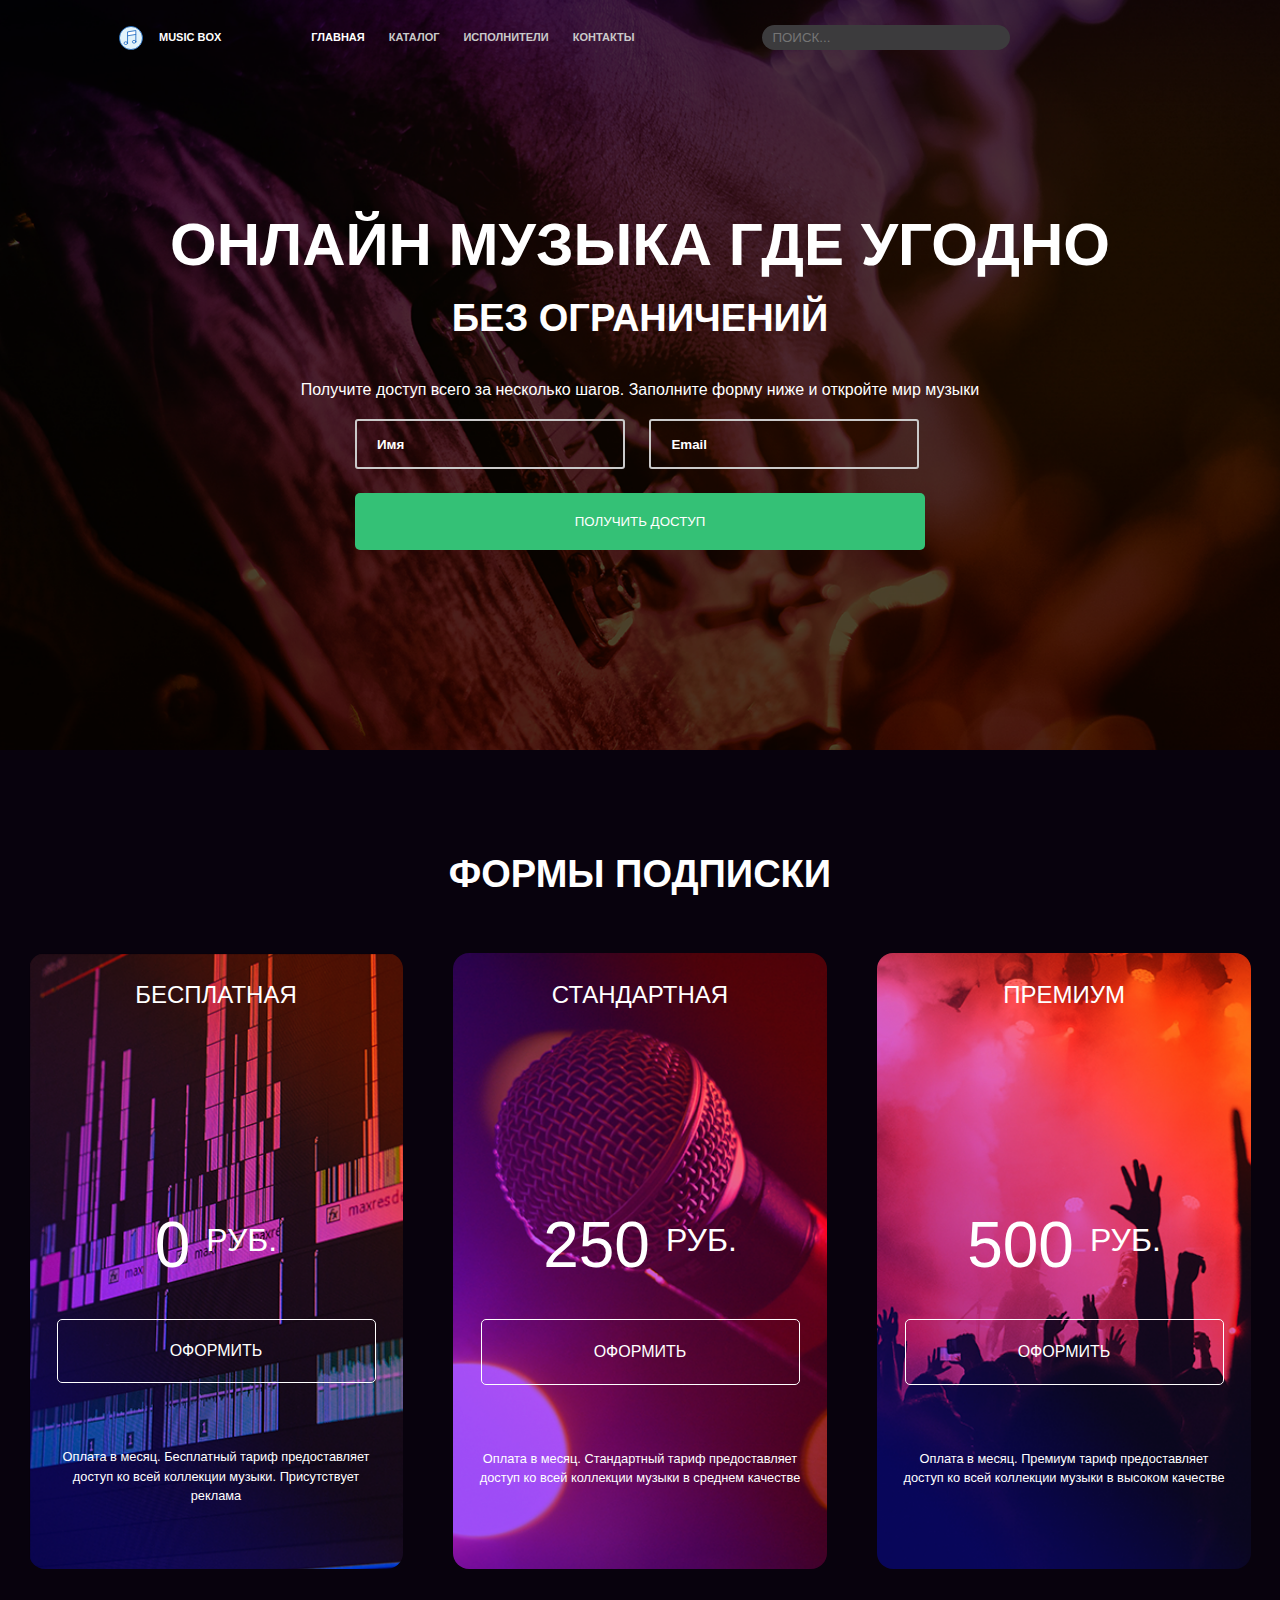
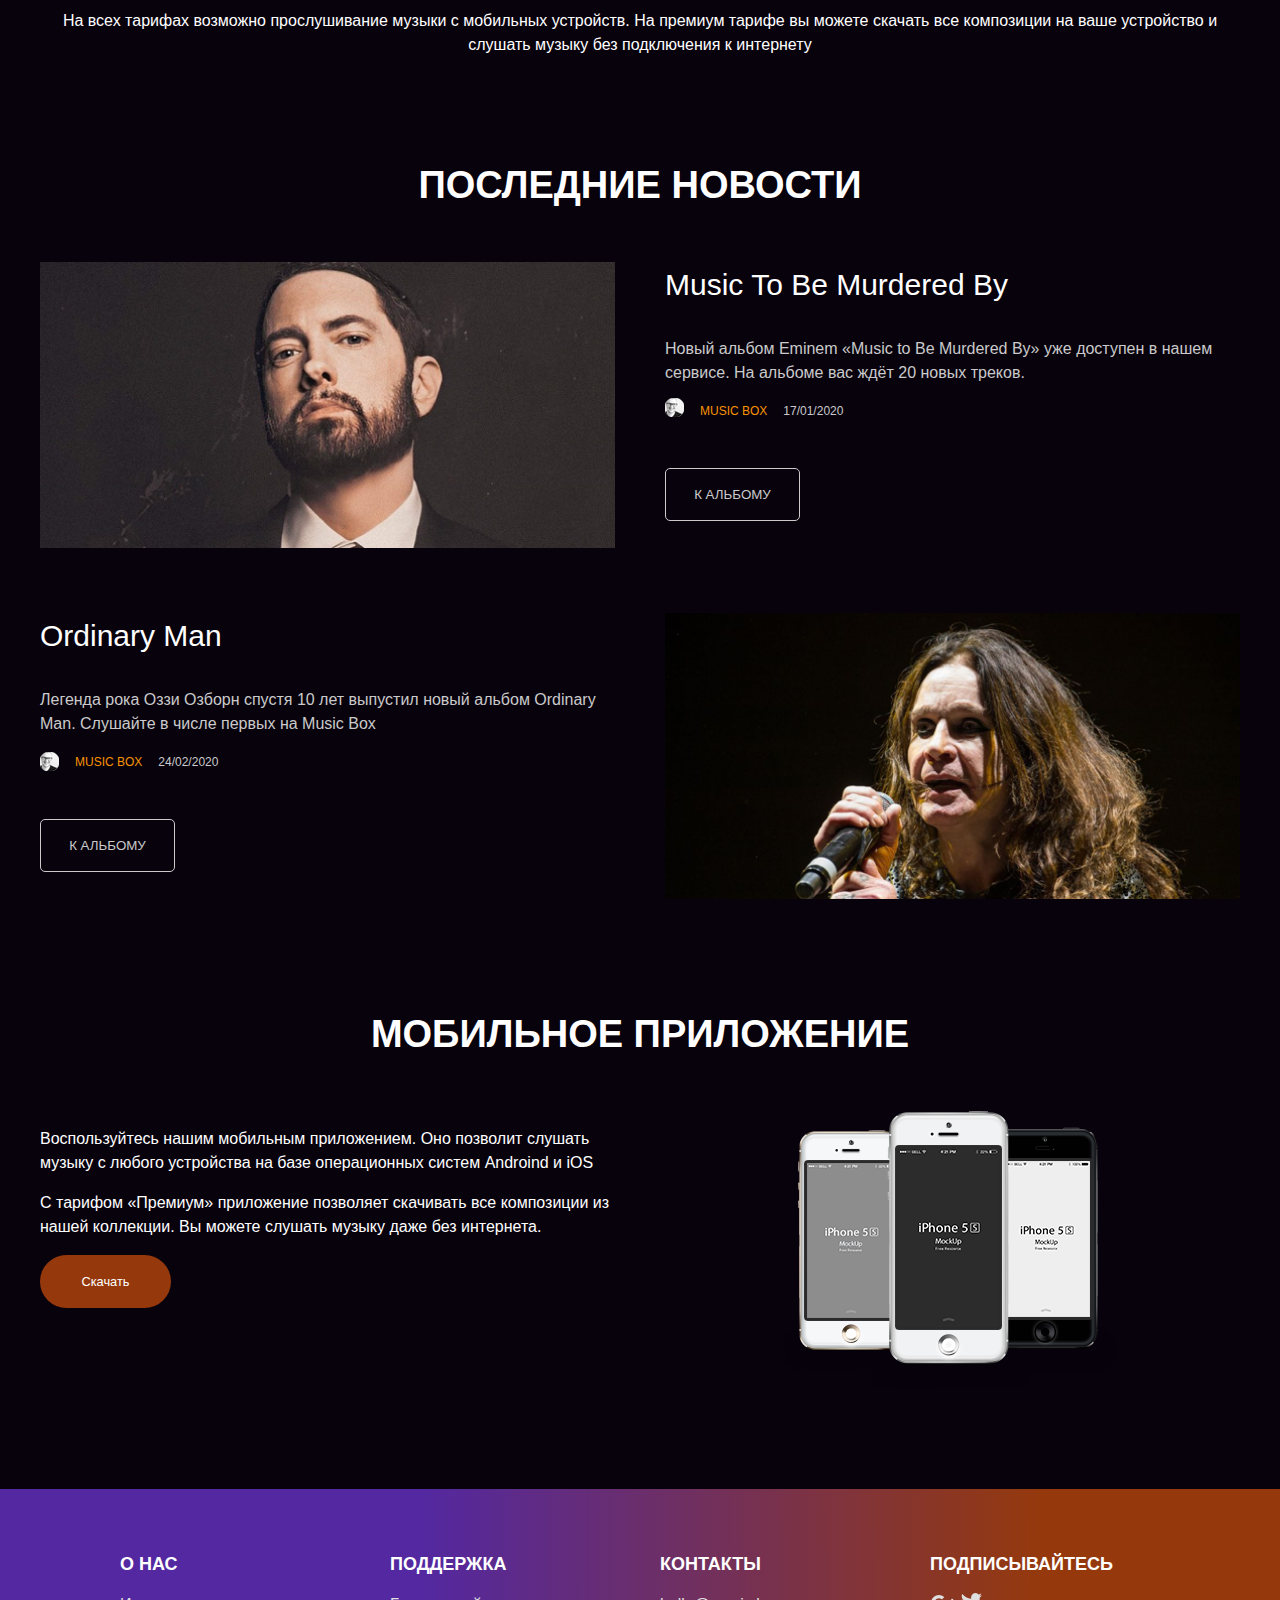
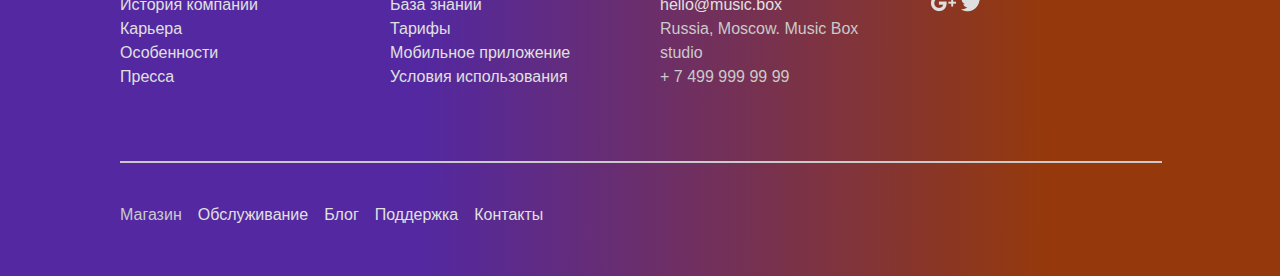
<file: index.html>
<!DOCTYPE html>
<html lang="en">
<head>
    <meta charset="UTF-8">
    <meta name="viewport" content="width=device-width, initial-scale=1.0">
    <title>Портал «Music Box». Userdie</title>
    <link rel="stylesheet" href="scss/app.css">
</head>
<body>
    <header>
        <div class="flex1">
            <div class="flex2 mmb-17">
                <img class="logo mr-16" src="images/logo.svg" alt="">
                <a class="a colorfff mr-90" href="">Music Box</a>
            </div>
            <div class="flex5">
                <a class="a colorfff mr-24 mmr-0 mmb-3" href="index.html">Главная</a>
                <a class="a mr-24 mmr-0 mmb-3" href="">Каталог</a>
                <a class="a mr-24 mmr-0 mmb-3" href="artist.html">Исполнители</a>
                <a class="a mmr-451" href="">Контакты</a>
            </div>
            <form action="">
                <input class="search" type="text" placeholder="Поиск...">
            </form>   
        </div>
    </header>

    <section id="page-description" class="section1">
        <h1 class="mt-0 mb-0 text">Онлайн музыка где угодно</h1>
        <h2 class="mt-0 mb-0 text"   >Без ограничений</h2>
        <p class="mt-31 mmt-16 mb-17 mmb-16 text">Получите доступ всего за несколько шагов. Заполните форму ниже и откройте мир музыки</p>
        <form class="form" action="">
            <input class="input mmr-24" type="text" placeholder="Имя">
            <input class="input ml-20" type="text" placeholder="Email">
        </form>
        <button  class="button1" type="submit">Получить доступ</button>
    </section>

    <div class="div">
        <section id="page-pricing" class="section3">
            <h2 class="text mt-0 mb-50 mmb-49">Формы подписки</h2>
            <div class="cards">
                <span class="card height598 background1">
                    <h3 class="h3-card mt-24 mmt-15 mb-200 mmb-199">Бесплатная</h3>
                    <span class="flex6 mb-42">
                      <p class="price mt-0 mb-0">0</p>
                      <p class="rub mt-3 mb-0">руб.</p>
                    </span>
                    <button class="button2">Оформить</button>
                    <p class="text p-card mt-64 mb-64">
                        Оплата в месяц. Бесплатный тариф предоставляет доступ ко всей коллекции музыки. Присутствует реклама
                    </p>
                  </span>

                  <span class="card background2">
                    <h3 class="h3-card mt-24 mmt-15 mb-200 mmb-199">Стандартная</h3>
                    <span class="flex6 mb-42">
                      <p class="price mt-0 mb-0">250</p>
                      <p class="rub mt-3 mb-0">руб.</p>
                    </span>
                    <button class="button2">Оформить</button>
                    <p class="text p-card mt-64 mb-64">
                        Оплата в месяц. Стандартный тариф предоставляет доступ ко всей коллекции музыки в среднем качестве
                    </p>
                  </span>

                  <span class="card height596 background3">
                    <h3 class="h3-card mt-24 mmt-15 mb-200 mmb-199">Премиум</h3>
                    <span class="flex6 mb-42">
                      <p class="price mt-0 mb-0">500</p>
                      <p class="rub mt-3 mb-0">руб.</p>
                    </span>
                    <button class="button2">Оформить</button>
                    <p class="text p-card mt-64 mb-64">
                        Оплата в месяц. Премиум тариф предоставляет доступ ко всей коллекции музыки в высоком качестве
                    </p>
                  </span>   
            </div>
            <p class="text mb-0 mt-42">На всех тарифах возможно прослушивание музыки с мобильных устройств. На премиум тарифе вы можете скачать все композиции на ваше устройство и слушать музыку без подключения к интернету</p>
        </section>

        <section id="page-news" class="section4">
            <h2 class="text mt-0 mb-0 mt-1">Последние новости</h2>
            <div class="columns margin4">
              <div class="mb-1 block-item">
                <img class="image4" src="images/Music to Be Murdered By.png" alt="" />
              </div>
              <div class="block-item">
                <h3 class="mfs16 fs30 mt-0">Music to Be Murdered By</h3>
                <p class="mt-0 colorcacaca width375 fw300">
                  Новый альбом Eminem «Music to Be Murdered By» уже доступен в нашем
                  сервисе. На альбоме вас ждёт 20 новых треков.
                </p>
                <span class="flex7 mb-48">
                  <div>
                    <img src="images/avatar.png" alt="" class="mr-16 mmb-0 mmt-0" />
                  </div>
                  <p class="mr-16 mmb-0 mmt-0 mborange">Music box</p>
                  <p class="fs12 colorcacaca">17/01/2020</p>
                </span>
                <button class="button3">К альбому</button>
              </div>
            </div>
            <div class="columns2 margin5">
              <div class="block-item">
                <img class="image4"  src="images/Ordinary Man.png" alt="" />
              </div>
              <span class="block-item">
                <h3 class="mfs16 fs30 mt-0">Ordinary Man</h3>
                <p class="mt-0 margin15 colorcacaca fw300">
                  Легенда рока Оззи Озборн спустя 10 лет выпустил новый альбом
                  Ordinary Man. Слушайте в числе первых на Music Box
                </p>
                <span class="flex7 mt-0 mb-48">
                  <img src="images/avatar.png" alt="" class="mr-16 mmb-0 mmt-0" />
                  <p class="mr-16 mmb-0 mmt-0 mborange">Music box</p>
                  <p class="fs12 colorcacaca">24/02/2020</p>
                </span>
                <button class="button3">К альбому</button>
              </span>
            </div>
          </section>

          <section id="page-app" class="section2 mb-100">
            <h2 class="text mt-0 mb-48">Мобильное приложение</h2>
            <span class="mobileflex">
                <span>
                    <p class="mobile-p mb-0 fw300">Воспользуйтесь нашим мобильным приложением. Оно позволит слушать музыку с любого устройства на базе операционных систем Androind и iOS</p>
                    <p class="mobile-p fw300">С тарифом «Премиум» приложение позволяет скачивать все композиции из нашей коллекции. Вы можете слушать музыку даже без интернета.</p>
                    <button class="mobile-button">Скачать</button>
                </span>
                <img class="mobile-image" src="images/iphone.png" alt="">
            </span>
          </section>
    </div>

    <footer>
      <span class="footer-flex">

        <div>
          <h2>О нас</h2>
          <ul>
            <li><a href="">История компании</a></li>
            <li><a href="">Карьера</a></li>
            <li><a href="">Особенности</a></li>
            <li><a href="">Пресса</a></li>
          </ul>
        </div>
        

        <div>
          <h2>Поддержка</h2>
          <ul>
            <li><a href="">База знаний</a></li>
            <li><a href="">Тарифы</a></li>
            <li><a href="">Мобильное приложение</a></li>
            <li><a href="">Условия использования</a></li>
          </ul>
        </div>

        <div>
          <h2>Контакты</h2>
          <ul>
            <li><a href="">hello@music.box</a></li>
            <li>Russia, Moscow. Music Box studio</li>
            <li>+ 7 499 999 99 99</li>
          </ul>
        </div>

        <div>
          <h2>Подписывайтесь</h2>
          <img src="images/Google+.png" alt="">
          <img src="images/Twitter.png" alt="">
        </div>

      </span>

      <div class="stripe"></div>

      <div>
        <ul class="footer-flex2">
          <li><a href=""></a>Магазин</li>
          <li><a href="">Обслуживание</a></li>
          <li><a href="">Блог</a></li>
          <li><a href="">Поддержка</a></li>
          <li><a href="">Контакты</a></li>
        </ul>
      </div>
    </footer>

</body>
</html>
</file>
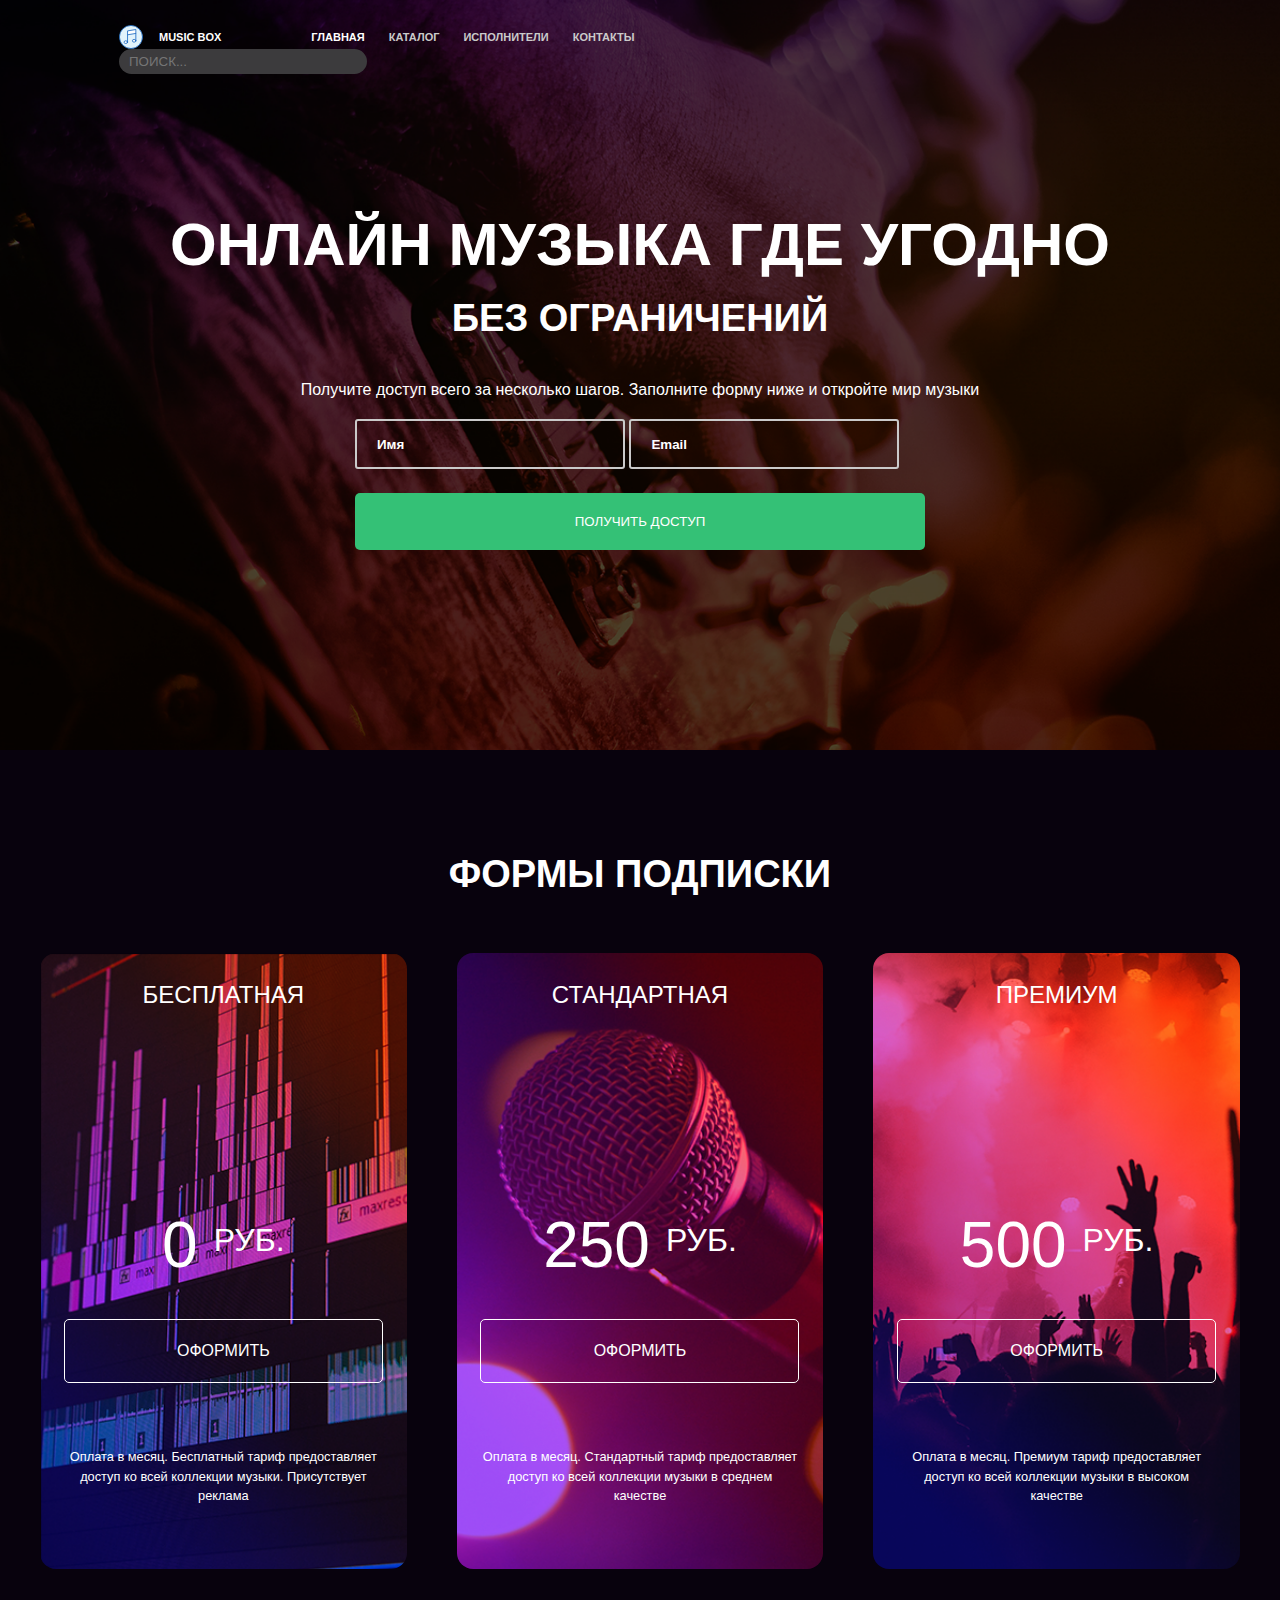
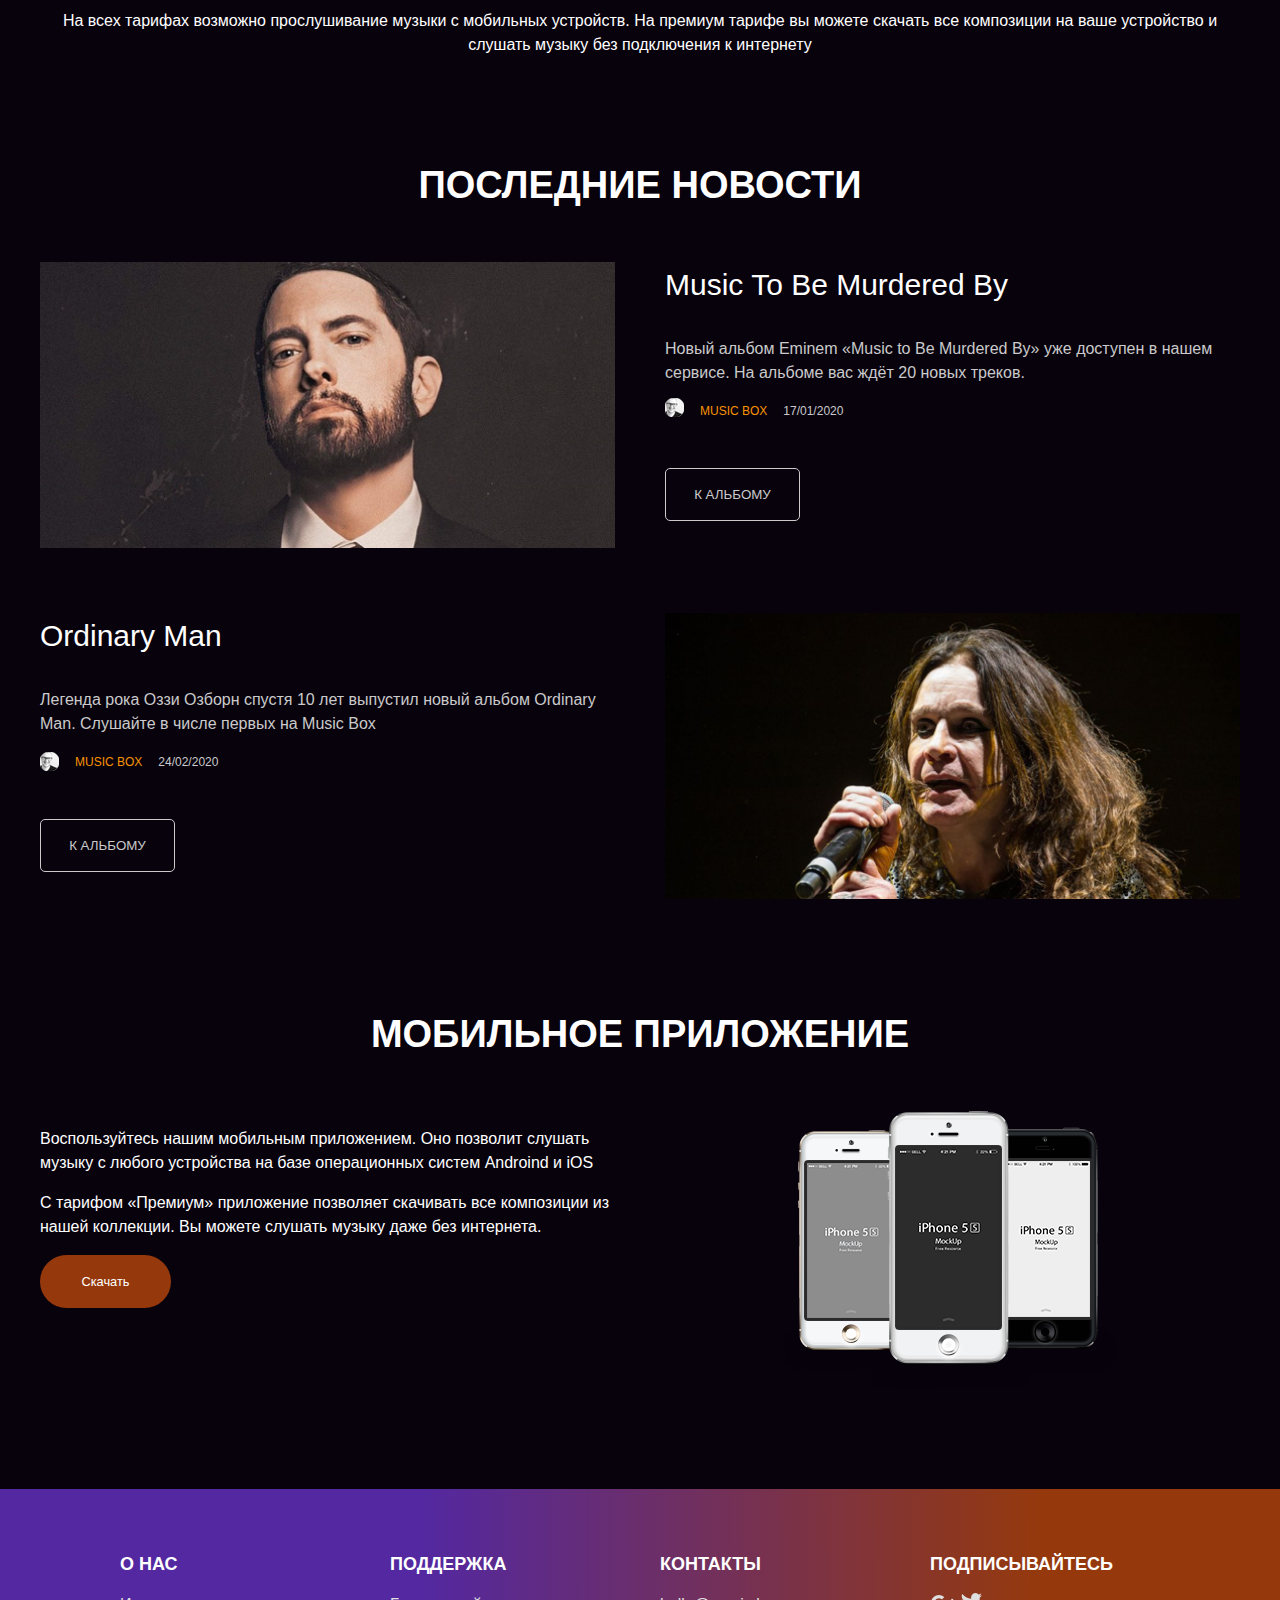
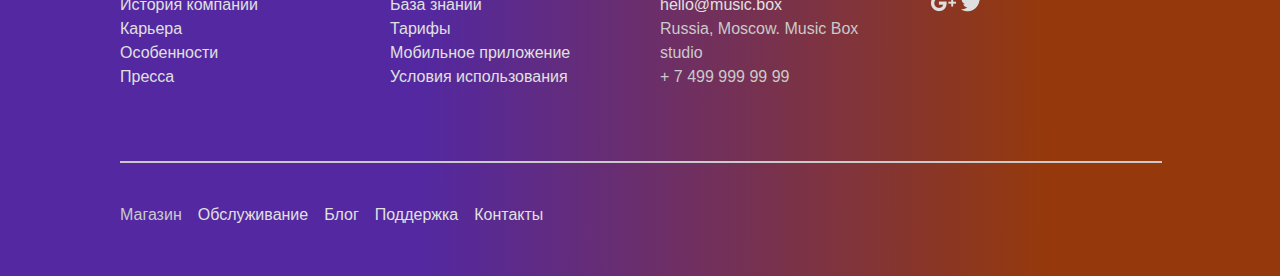
<file: src/index.html>
<!DOCTYPE html>
<html lang="en">
<head>
    <meta charset="UTF-8">
    <meta name="viewport" content="width=device-width, initial-scale=1.0">
    <title>Портал «Music Box». Userdie</title>
    <link rel="stylesheet" href="scss/app.css">
</head>
<body>
    <header>
        <div class="flex1">
            <div class="flex2 mmb-17">
                <img class="logo mr-16" src="images/logo.svg" alt="">
                <a class="a colorfff mr-90" href="">Music Box</a>
            </div>
            <div class="flex5">
                <a class="a colorfff mr-24 mmr-0 mmb-3" href="">Главная</a>
                <a class="a mr-24 mmr-0 mmb-3" href="">Каталог</a>
                <a class="a mr-24 mmr-0 mmb-3" href="">Исполнители</a>
                <a class="a mmr-451" href="">Контакты</a>
            </div>
            <form action="">
                <input class="search" type="text" placeholder="Поиск...">
            </form>   
        </div>
    </header>

    <section id="page-description" class="section1">
        <h1 class="mt-0 mb-0 text">Онлайн музыка где угодно</h1>
        <h2 class="mt-0 mb-0 text"   >Без ограничений</h2>
        <p class="mt-31 mmt-16 mb-17 mmb-16 text">Получите доступ всего за несколько шагов. Заполните форму ниже и откройте мир музыки</p>
        <form class="form" action="">
            <input class="input mmr-24" type="text" placeholder="Имя">
            <input class="input" type="text" placeholder="Email">
        </form>
        <button  class="button1" type="submit">Получить доступ</button>
    </section>

    <div class="div">
        <section id="page-pricing" class="section3">
            <h2 class="text mt-0 mb-50 mmb-49">Формы подписки</h2>
            <div class="cards">
                <span class="card height598 background1">
                    <h3 class="h3-card mt-24 mmt-15 mb-200 mmb-199">Бесплатная</h3>
                    <span class="flex6 mb-42">
                      <p class="price mt-0 mb-0">0</p>
                      <p class="rub mt-3 mb-0">руб.</p>
                    </span>
                    <button class="button2">Оформить</button>
                    <p class="text p-card mt-64 mb-64">
                        Оплата в месяц. Бесплатный тариф предоставляет доступ ко всей коллекции музыки. Присутствует реклама
                    </p>
                  </span>

                  <span class="card background2">
                    <h3 class="h3-card mt-24 mmt-15 mb-200 mmb-199">Стандартная</h3>
                    <span class="flex6 mb-42">
                      <p class="price mt-0 mb-0">250</p>
                      <p class="rub mt-3 mb-0">руб.</p>
                    </span>
                    <button class="button2">Оформить</button>
                    <p class="text p-card mt-64 mb-64">
                        Оплата в месяц. Стандартный тариф предоставляет доступ ко всей коллекции музыки в среднем качестве
                    </p>
                  </span>

                  <span class="card height596 background3">
                    <h3 class="h3-card mt-24 mmt-15 mb-200 mmb-199">Премиум</h3>
                    <span class="flex6 mb-42">
                      <p class="price mt-0 mb-0">500</p>
                      <p class="rub mt-3 mb-0">руб.</p>
                    </span>
                    <button class="button2">Оформить</button>
                    <p class="text p-card mt-64 mb-64">
                        Оплата в месяц. Премиум тариф предоставляет доступ ко всей коллекции музыки в высоком качестве
                    </p>
                  </span>   
            </div>
            <p class="text mb-0 mt-42">На всех тарифах возможно прослушивание музыки с мобильных устройств. На премиум тарифе вы можете скачать все композиции на ваше устройство и слушать музыку без подключения к интернету</p>
        </section>

        <section id="page-news" class="section4">
            <h2 class="text mt-0 mb-0 mt-1">Последние новости</h2>
            <div class="columns margin4">
              <div class="mb-1 block-item">
                <img class="image4" src="images/Music to Be Murdered By.png" alt="" />
              </div>
              <div class="block-item">
                <h3 class="mfs16 fs30 mt-0">Music to Be Murdered By</h3>
                <p class="mt-0 colorcacaca width375 fw300">
                  Новый альбом Eminem «Music to Be Murdered By» уже доступен в нашем
                  сервисе. На альбоме вас ждёт 20 новых треков.
                </p>
                <span class="flex7 mb-48">
                  <div>
                    <img src="images/avatar.png" alt="" class="mr-16 mmb-0 mmt-0" />
                  </div>
                  <p class="mr-16 mmb-0 mmt-0 mborange">Music box</p>
                  <p class="fs12 colorcacaca">17/01/2020</p>
                </span>
                <button class="button3">К альбому</button>
              </div>
            </div>
            <div class="columns2 margin5">
              <div class="block-item">
                <img class="image4"  src="images/Ordinary Man.png" alt="" />
              </div>
              <span class="block-item">
                <h3 class="mfs16 fs30 mt-0">Ordinary Man</h3>
                <p class="mt-0 margin15 colorcacaca fw300">
                  Легенда рока Оззи Озборн спустя 10 лет выпустил новый альбом
                  Ordinary Man. Слушайте в числе первых на Music Box
                </p>
                <span class="flex7 mt-0 mb-48">
                  <img src="images/avatar.png" alt="" class="mr-16 mmb-0 mmt-0" />
                  <p class="mr-16 mmb-0 mmt-0 mborange">Music box</p>
                  <p class="fs12 colorcacaca">24/02/2020</p>
                </span>
                <button class="button3">К альбому</button>
              </span>
            </div>
          </section>

          <section id="page-app" class="section2 mb-100">
            <h2 class="text mt-0 mb-48">Мобильное приложение</h2>
            <span class="mobileflex">
                <span>
                    <p class="mobile-p mb-0 fw300">Воспользуйтесь нашим мобильным приложением. Оно позволит слушать музыку с любого устройства на базе операционных систем Androind и iOS</p>
                    <p class="mobile-p fw300">С тарифом «Премиум» приложение позволяет скачивать все композиции из нашей коллекции. Вы можете слушать музыку даже без интернета.</p>
                    <button class="mobile-button">Скачать</button>
                </span>
                <img class="mobile-image" src="images/iphone.png" alt="">
            </span>
          </section>
    </div>

    <footer>
      <span class="footer-flex">

        <div>
          <h2>О нас</h2>
          <ul>
            <li><a href="">История компании</a></li>
            <li><a href="">Карьера</a></li>
            <li><a href="">Особенности</a></li>
            <li><a href="">Пресса</a></li>
          </ul>
        </div>
        

        <div>
          <h2>Поддержка</h2>
          <ul>
            <li><a href="">База знаний</a></li>
            <li><a href="">Тарифы</a></li>
            <li><a href="">Мобильное приложение</a></li>
            <li><a href="">Условия использования</a></li>
          </ul>
        </div>

        <div>
          <h2>Контакты</h2>
          <ul>
            <li><a href="">hello@music.box</a></li>
            <li>Russia, Moscow. Music Box studio</li>
            <li>+ 7 499 999 99 99</li>
          </ul>
        </div>

        <div>
          <h2>Подписывайтесь</h2>
          <img src="images/Google+.png" alt="">
          <img src="images/Twitter.png" alt="">
        </div>

      </span>

      <div class="stripe"></div>

      <div>
        <ul class="footer-flex2">
          <li><a href=""></a>Магазин</li>
          <li><a href="">Обслуживание</a></li>
          <li><a href="">Блог</a></li>
          <li><a href="">Поддержка</a></li>
          <li><a href="">Контакты</a></li>
        </ul>
      </div>
    </footer>

</body>
</html>
</file>
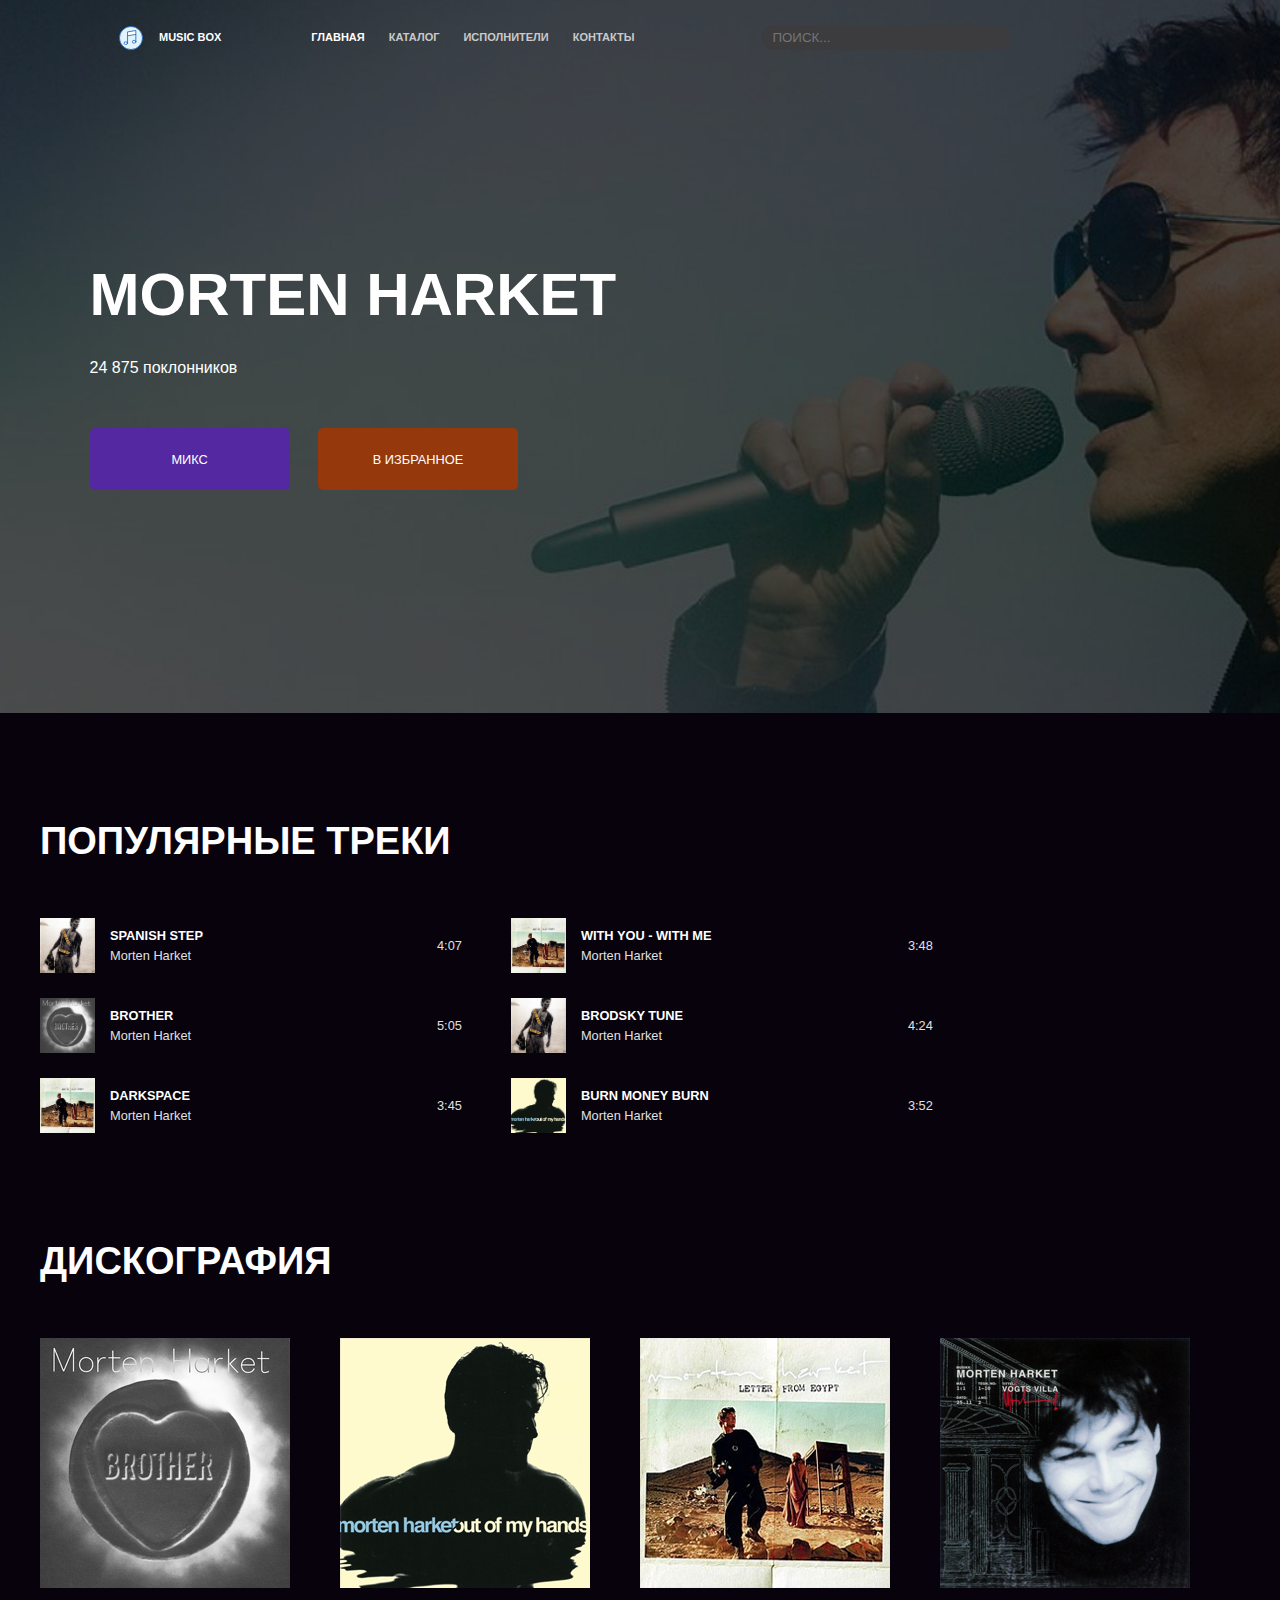
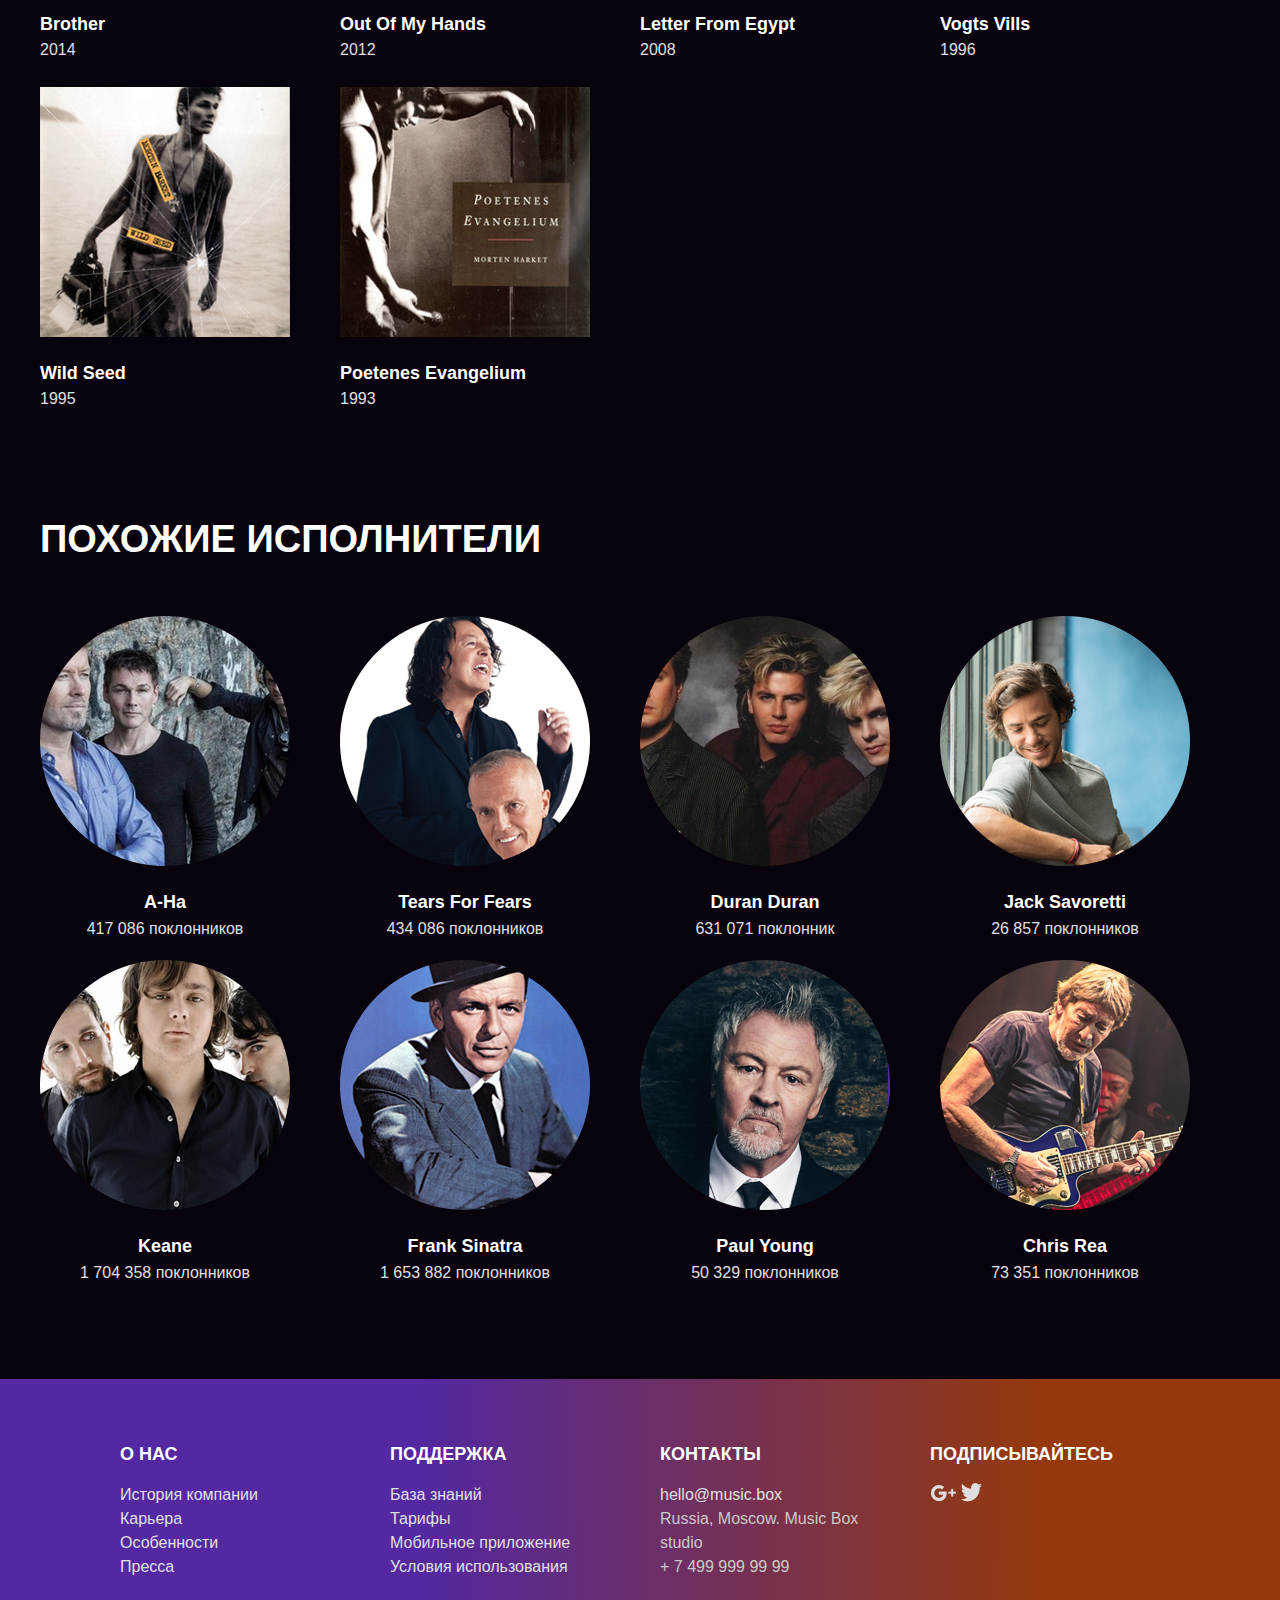
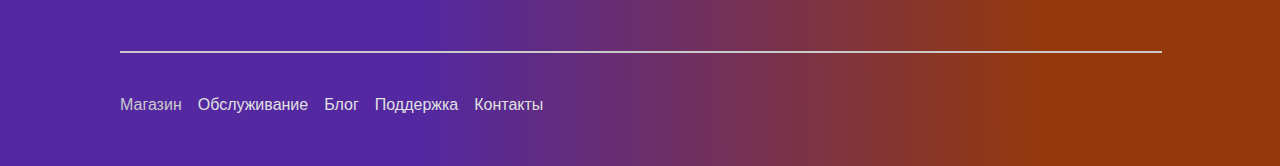
<file: artist.html>
<!DOCTYPE html>
<html lang="en">
  <head>
    <meta charset="UTF-8" />
    <meta name="viewport" content="width=device-width, initial-scale=1.0" />
    <title>Портал «Music Box». Userdie</title>
    <link rel="stylesheet" href="scss/app.css" />
  </head>
  <body>
    <header>
      <div class="flex1">
        <div class="flex2 mmb-17">
          <img class="logo mr-16" src="images/logo.svg" alt="" />
          <a class="a colorfff mr-90" href="">Music Box</a>
        </div>
        <div class="flex5">
          <a class="a colorfff mr-24 mmr-0 mmb-3" href="index.html">Главная</a>
          <a class="a mr-24 mmr-0 mmb-3" href="">Каталог</a>
          <a class="a mr-24 mmr-0 mmb-3" href="">Исполнители</a>
          <a class="a mmr-451" href="">Контакты</a>
        </div>
        <form action="">
          <input class="search" type="text" placeholder="Поиск..." />
        </form>
      </div>
    </header>

    <section id="page-description" class="section6">
      <h1 class="mt-0 mb-0">Morten Harket</h1>
      <p class="mb-48 mt-16">24 875 поклонников</p>
      <button class="btn purple colorfff">Микс</button>
      <button class="btn red colorfff mlrem">В избранное</button>
    </section>

    <div class="div">
      <section id="page-popular-track" class="section7">
        <h2 class="mt-0 mb-48">Популярные треки</h2>
        <div class="popular-track">
          <span class="flex3">
            <img class="image1" src="images/Wild Seed.png" alt="" />
            <div class="ml-15 mr331">
              <h3 class="h3 mt-0 mb-0">Spanish Step</h3>
              <p class="mt-0 mb-0 colore0e0e0">Morten Harket</p>
            </div>
            <p class="colore0e0e0">4:07</p>
          </span>

          <span class="flex3">
            <img class="image1" src="images/Letter from Egypt.png" alt="" />
            <div class="ml-15 mr331">
              <h3 class="h3 mt-0 mb-0">With You - With Me</h3>
              <p class="mt-0 mb-0 colore0e0e0">Morten Harket</p>
            </div>
            <p class="colore0e0e0">3:48</p>
          </span>

          <span class="flex3">
            <img class="image1" src="images/Brother.png" alt="" />
            <div class="ml-15 mr331">
              <h3 class="h3 mt-0 mb-0">Brother</h3>
              <p class="mt-0 mb-0 colore0e0e0">Morten Harket</p>
            </div>
            <p class="colore0e0e0">5:05</p>
          </span>

          <span class="flex3">
            <img class="image1" src="images/Wild Seed.png" alt="" />
            <div class="ml-15 mr331">
              <h3 class="h3 mt-0 mb-0">Brodsky Tune</h3>
              <p class="mt-0 mb-0 colore0e0e0">Morten Harket</p>
            </div>
            <p class="colore0e0e0">4:24</p>
          </span>

          <span class="flex3">
            <img class="image1" src="images/Letter from Egypt.png" alt="" />
            <div class="ml-15 mr331">
              <h3 class="h3 mt-0 mb-0">Darkspace</h3>
              <p class="mt-0 mb-0 colore0e0e0">Morten Harket</p>
            </div>
            <p class="colore0e0e0">3:45</p>
          </span>

          <span class="flex3">
            <img class="image1" src="images/Out of My Hands.png" alt="" />
            <div class="ml-15 mr331">
              <h3 class="h3 mt-0 mb-0">Burn Money Burn</h3>
              <p class="mt-0 mb-0 colore0e0e0">Morten Harket</p>
            </div>
            <p class="colore0e0e0">3:52</p>
          </span>
        </div>
      </section>

      <section id="page-discography" class="section7">
        <h2 class="mt-0 mb-48">Дискография</h2>
        <div class="popular-track gap">
          <span class="height206">
            <img class="image2" src="images/Brother.png" alt="" />
            <p class="mt-18 mb-0 fs18 bold">Brother</p>
            <p class="mt-0 mb-0 fs16 colore0e0e0">2014</p>
          </span>

          <span class="height206">
            <img class="image2" src="images/Out of My Hands.png" alt="" />
            <p class="mt-18 mb-0 fs18 bold">Out Of My Hands</p>
            <p class="mt-0 mb-0 fs16 colore0e0e0">2012</p>
          </span>

          <span class="height233">
            <img class="image2" src="images/Letter from Egypt.png" alt="" />
            <p class="mt-18 mb-0 fs18 bold width138px">Letter From Egypt</p>
            <p class="mt-0 mb-0 fs16 colore0e0e0">2008</p>
          </span>

          <span class="height206">
            <img class="image2" src="images/Vogts Villa.png" alt="" />
            <p class="mt-18 mb-0 fs18 bold">Vogts Vills</p>
            <p class="mt-0 mb-0 fs16 colore0e0e0">1996</p>
          </span>

          <span class="height206">
            <img class="image2" src="images/Wild Seed.png" alt="" />
            <p class="mt-18 mb-0 fs18 bold">Wild Seed</p>
            <p class="mt-0 mb-0 fs16 colore0e0e0">1995</p>
          </span>

          <span class="height233">
            <img class="image2" src="images/Poetenes Evangelium.png" alt="" />
            <p class="mt-18 mb-0 fs18 bold width138px">Poetenes Evangelium</p>
            <p class="mt-0 mb-0 fs16 colore0e0e0">1993</p>
          </span>
        </div>
      </section>

      <section id="page-similar" class="section7 mb-100">
        <h2 class="mt-0 mb-48">Похожие Исполнители</h2>
        <span class="popular-track gap">
          <div class="height319">
            <img src="images/A-ha.png" class="image2" alt="" />
            <h3 class="fs18 mt-17 mb-1 bold colorfff text">A-Ha</h3>
            <p class="fs16 mt-0 mb-0 colore0e0e0 text mw137">
              417 086 поклонников
            </p>
          </div>

          <div class="height319">
            <img src="images/Tears for Fears.png" class="image2" alt="" />
            <h3 class="fs18 mt-17 mb-1 bold colorfff text">Tears For Fears</h3>
            <p class="fs16 mt-0 mb-0 colore0e0e0 text mw137">
              434 086 поклонников
            </p>
          </div>

          <div class="height319">
            <img src="images/Duran Duran.png" class="image2" alt="" />
            <h3 class="fs18 mt-17 mb-1 bold colorfff text">Duran Duran</h3>
            <p class="fs16 mt-0 mb-0 colore0e0e0 text mw137">
              631 071 поклонник
            </p>
          </div>

          <div class="height319">
            <img src="images/Jack Savoretti.png" class="image2" alt="" />
            <h3 class="fs18 mt-17 mb-1 bold colorfff text">Jack Savoretti</h3>
            <p class="fs16 mt-0 mb-0 colore0e0e0 text mw137">
              26 857 поклонников
            </p>
          </div>

          <div class="height319">
            <img src="images/Keane.png" class="image2" alt="" />
            <h3 class="fs18 mt-17 mb-1 bold colorfff text">Keane</h3>
            <p class="fs16 mt-0 mb-0 colore0e0e0 text mw137">
              1 704 358 поклонников
            </p>
          </div>

          <div class="height319">
            <img src="images/Frank Sinatra.png" class="image2" alt="" />
            <h3 class="fs18 mt-17 mb-1 bold colorfff text">Frank Sinatra</h3>
            <p class="fs16 mt-0 mb-0 colore0e0e0 text mw137">
              1 653 882 поклонников
            </p>
          </div>

          <div class="height319">
            <img src="images/Paul Young.png" class="image2" alt="" />
            <h3 class="fs18 mt-17 mb-1 bold colorfff text">Paul Young</h3>
            <p class="fs16 mt-0 mb-0 colore0e0e0 text mw137">
              50 329 поклонников
            </p>
          </div>

          <div class="height319">
            <img src="images/Chris Rea.png" class="image2" alt="" />
            <h3 class="fs18 mt-17 mb-1 bold colorfff text">Chris Rea</h3>
            <p class="fs16 mt-0 mb-0 colore0e0e0 text mw137">
              73 351 поклонников
            </p>
          </div>
        </span>
      </section>
    </div>

    <footer>
      <span class="footer-flex">
        <div>
          <h2>О нас</h2>
          <ul>
            <li><a href="">История компании</a></li>
            <li><a href="">Карьера</a></li>
            <li><a href="">Особенности</a></li>
            <li><a href="">Пресса</a></li>
          </ul>
        </div>

        <div>
          <h2>Поддержка</h2>
          <ul>
            <li><a href="">База знаний</a></li>
            <li><a href="">Тарифы</a></li>
            <li><a href="">Мобильное приложение</a></li>
            <li><a href="">Условия использования</a></li>
          </ul>
        </div>

        <div>
          <h2>Контакты</h2>
          <ul>
            <li><a href="">hello@music.box</a></li>
            <li>Russia, Moscow. Music Box studio</li>
            <li>+ 7 499 999 99 99</li>
          </ul>
        </div>

        <div>
          <h2>Подписывайтесь</h2>
          <img src="images/Google+.png" alt="" />
          <img src="images/Twitter.png" alt="" />
        </div>
      </span>

      <div class="stripe"></div>

      <div>
        <ul class="footer-flex2">
          <li><a href=""></a>Магазин</li>
          <li><a href="">Обслуживание</a></li>
          <li><a href="">Блог</a></li>
          <li><a href="">Поддержка</a></li>
          <li><a href="">Контакты</a></li>
        </ul>
      </div>
    </footer>
  </body>
</html>
</file>
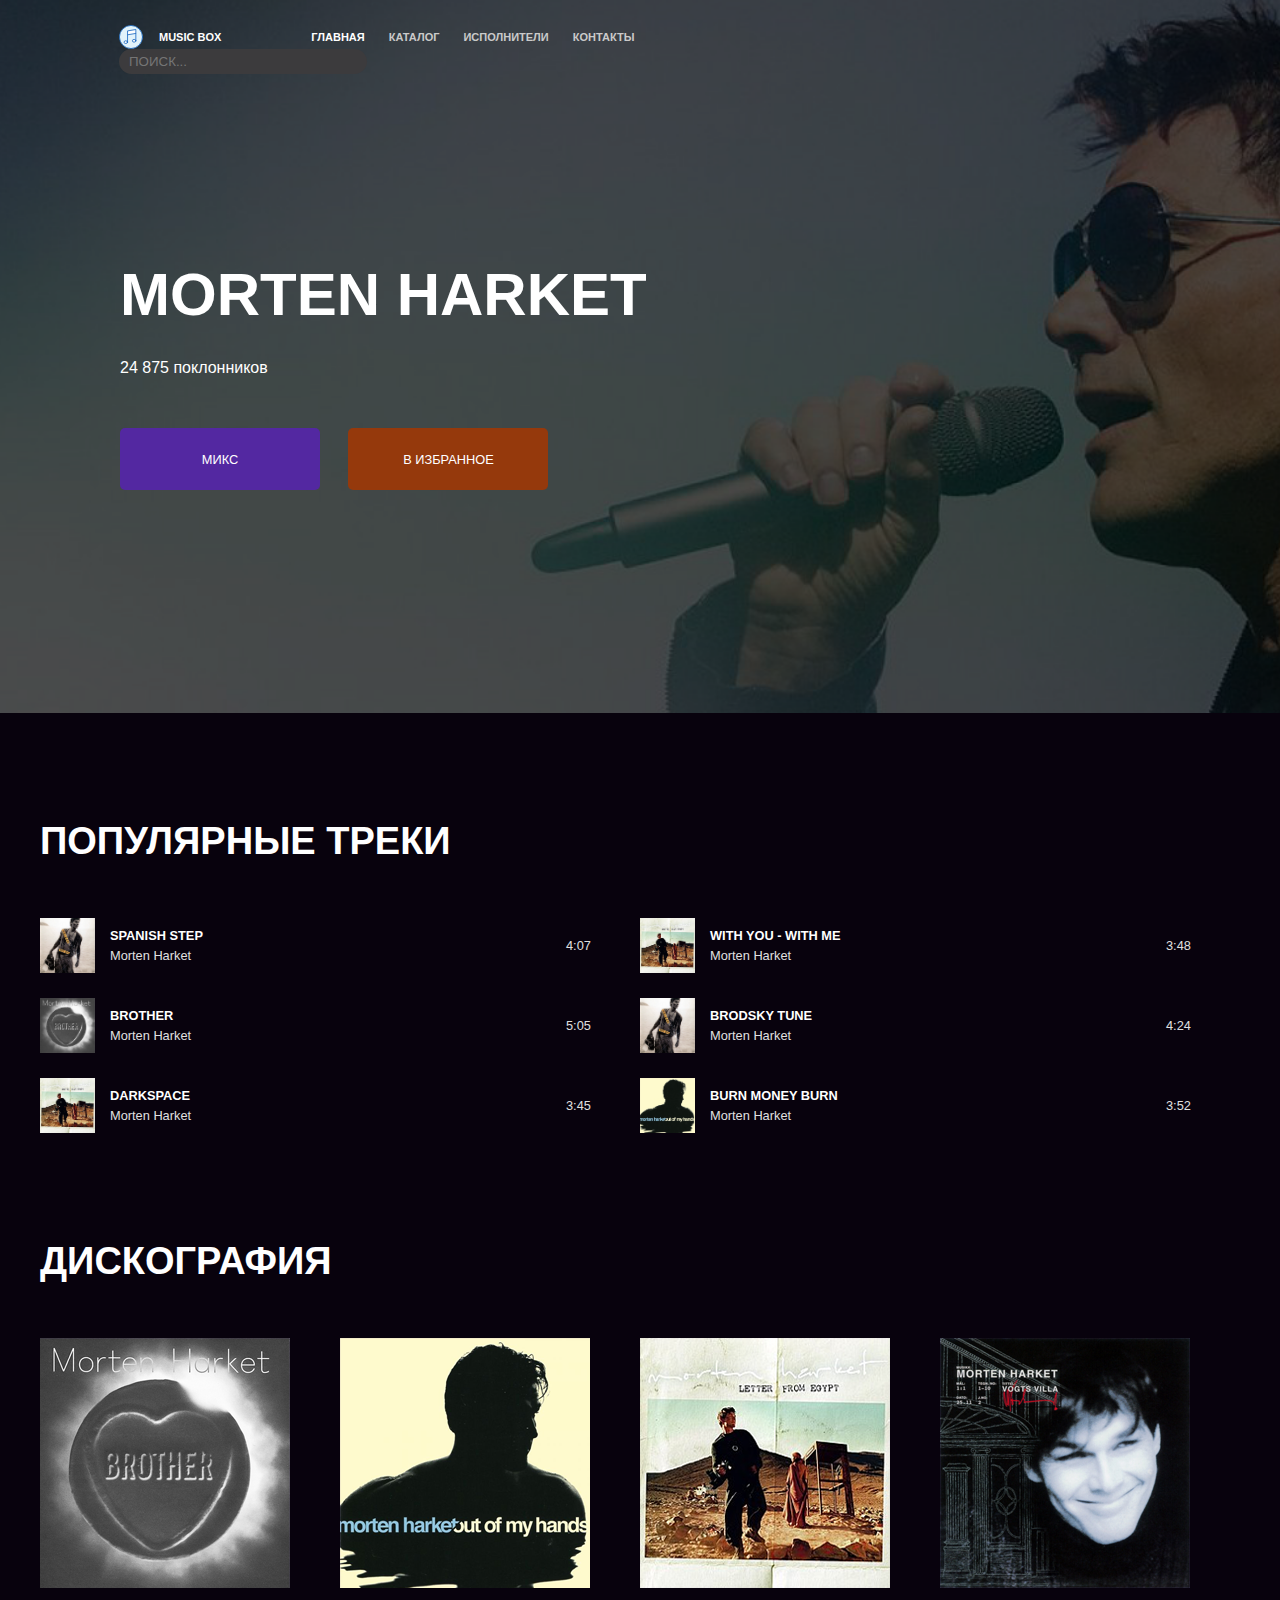
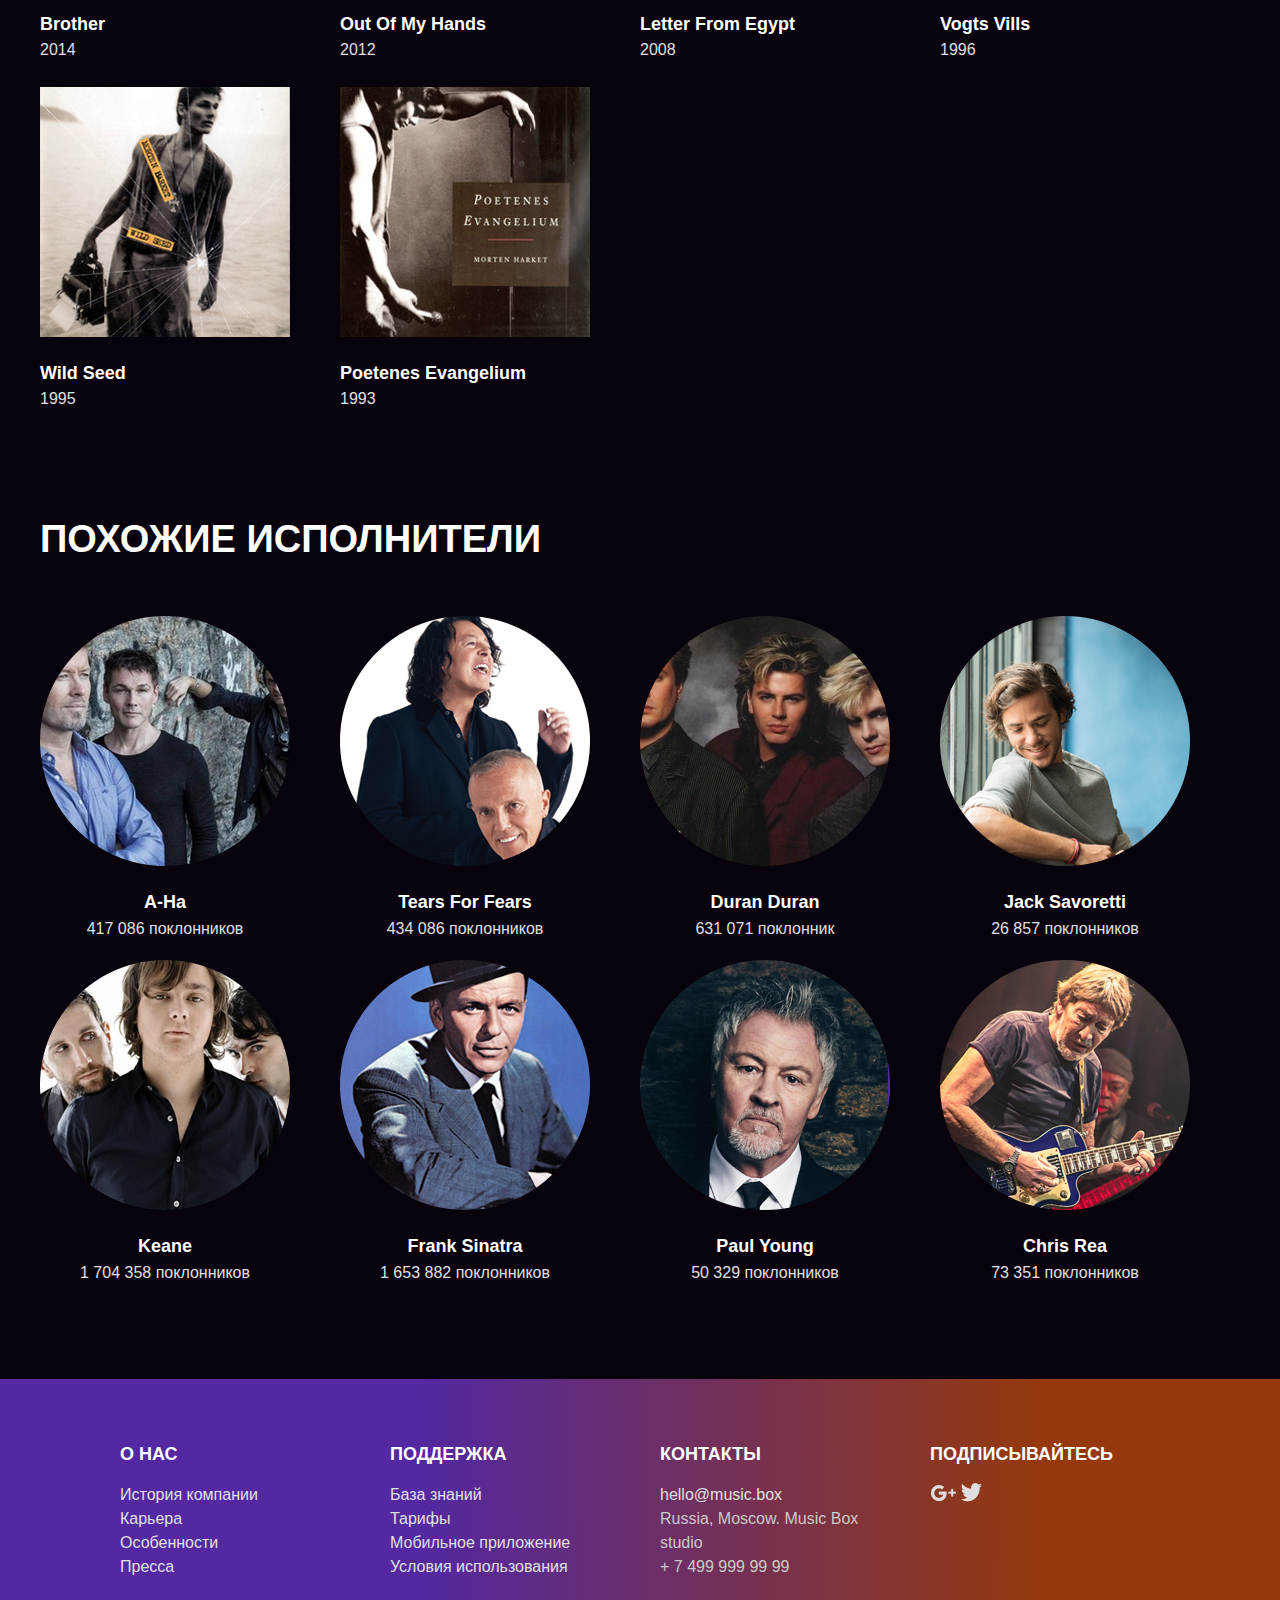
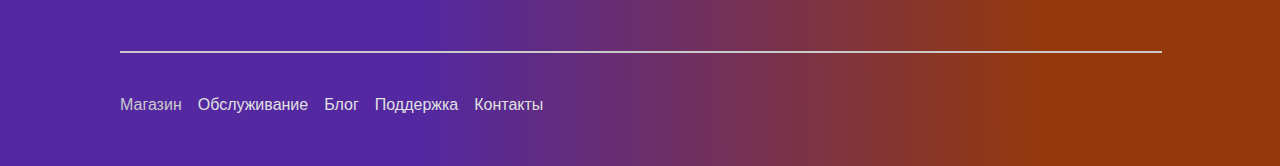
<file: src/artist.html>
<!DOCTYPE html>
<html lang="en">
  <head>
    <meta charset="UTF-8" />
    <meta name="viewport" content="width=device-width, initial-scale=1.0" />
    <title>Портал «Music Box». Userdie</title>
    <link rel="stylesheet" href="scss/app.css" />
  </head>
  <body>
    <header>
      <div class="flex1">
        <div class="flex2 mmb-17">
          <img class="logo mr-16" src="images/logo.svg" alt="" />
          <a class="a colorfff mr-90" href="">Music Box</a>
        </div>
        <div class="flex5">
          <a class="a colorfff mr-24 mmr-0 mmb-3" href="">Главная</a>
          <a class="a mr-24 mmr-0 mmb-3" href="">Каталог</a>
          <a class="a mr-24 mmr-0 mmb-3" href="">Исполнители</a>
          <a class="a mmr-451" href="">Контакты</a>
        </div>
        <form action="">
          <input class="search" type="text" placeholder="Поиск..." />
        </form>
      </div>
    </header>

    <section id="page-description" class="section6">
      <h1 class="mt-0 mb-0">Morten Harket</h1>
      <p class="mb-48 mt-16">24 875 поклонников</p>
      <button class="btn purple colorfff">Микс</button>
      <button class="btn red colorfff mlrem">В избранное</button>
    </section>

    <div class="div">
      <section id="page-popular-track" class="section7">
        <h2 class="mt-0 mb-48">Популярные треки</h2>
        <div class="popular-track">
          <span class="flex3">
            <img class="image1" src="images/Wild Seed.png" alt="" />
            <div class="ml-15 mr331">
              <h3 class="h3 mt-0 mb-0">Spanish Step</h3>
              <p class="mt-0 mb-0 colore0e0e0">Morten Harket</p>
            </div>
            <p class="colore0e0e0">4:07</p>
          </span>

          <span class="flex3">
            <img class="image1" src="images/Letter from Egypt.png" alt="" />
            <div class="ml-15 mr331">
              <h3 class="h3 mt-0 mb-0">With You - With Me</h3>
              <p class="mt-0 mb-0 colore0e0e0">Morten Harket</p>
            </div>
            <p class="colore0e0e0">3:48</p>
          </span>

          <span class="flex3">
            <img class="image1" src="images/Brother.png" alt="" />
            <div class="ml-15 mr331">
              <h3 class="h3 mt-0 mb-0">Brother</h3>
              <p class="mt-0 mb-0 colore0e0e0">Morten Harket</p>
            </div>
            <p class="colore0e0e0">5:05</p>
          </span>

          <span class="flex3">
            <img class="image1" src="images/Wild Seed.png" alt="" />
            <div class="ml-15 mr331">
              <h3 class="h3 mt-0 mb-0">Brodsky Tune</h3>
              <p class="mt-0 mb-0 colore0e0e0">Morten Harket</p>
            </div>
            <p class="colore0e0e0">4:24</p>
          </span>

          <span class="flex3">
            <img class="image1" src="images/Letter from Egypt.png" alt="" />
            <div class="ml-15 mr331">
              <h3 class="h3 mt-0 mb-0">Darkspace</h3>
              <p class="mt-0 mb-0 colore0e0e0">Morten Harket</p>
            </div>
            <p class="colore0e0e0">3:45</p>
          </span>

          <span class="flex3">
            <img class="image1" src="images/Out of My Hands.png" alt="" />
            <div class="ml-15 mr331">
              <h3 class="h3 mt-0 mb-0">Burn Money Burn</h3>
              <p class="mt-0 mb-0 colore0e0e0">Morten Harket</p>
            </div>
            <p class="colore0e0e0">3:52</p>
          </span>
        </div>
      </section>

      <section id="page-discography" class="section7">
        <h2 class="mt-0 mb-48">Дискография</h2>
        <div class="popular-track gap">
          <span class="height206">
            <img class="image2" src="images/Brother.png" alt="" />
            <p class="mt-18 mb-0 fs18 bold">Brother</p>
            <p class="mt-0 mb-0 fs16 colore0e0e0">2014</p>
          </span>

          <span class="height206">
            <img class="image2" src="images/Out of My Hands.png" alt="" />
            <p class="mt-18 mb-0 fs18 bold">Out Of My Hands</p>
            <p class="mt-0 mb-0 fs16 colore0e0e0">2012</p>
          </span>

          <span class="height233">
            <img class="image2" src="images/Letter from Egypt.png" alt="" />
            <p class="mt-18 mb-0 fs18 bold width138px">Letter From Egypt</p>
            <p class="mt-0 mb-0 fs16 colore0e0e0">2008</p>
          </span>

          <span class="height206">
            <img class="image2" src="images/Vogts Villa.png" alt="" />
            <p class="mt-18 mb-0 fs18 bold">Vogts Vills</p>
            <p class="mt-0 mb-0 fs16 colore0e0e0">1996</p>
          </span>

          <span class="height206">
            <img class="image2" src="images/Wild Seed.png" alt="" />
            <p class="mt-18 mb-0 fs18 bold">Wild Seed</p>
            <p class="mt-0 mb-0 fs16 colore0e0e0">1995</p>
          </span>

          <span class="height233">
            <img class="image2" src="images/Poetenes Evangelium.png" alt="" />
            <p class="mt-18 mb-0 fs18 bold width138px">Poetenes Evangelium</p>
            <p class="mt-0 mb-0 fs16 colore0e0e0">1993</p>
          </span>
        </div>
      </section>

      <section id="page-similar" class="section7 mb-100">
        <h2 class="mt-0 mb-48">Похожие Исполнители</h2>
        <span class="popular-track gap">
          <div class="height319">
            <img src="images/A-ha.png" class="image2" alt="" />
            <h3 class="fs18 mt-17 mb-1 bold colorfff text">A-Ha</h3>
            <p class="fs16 mt-0 mb-0 colore0e0e0 text mw137">
              417 086 поклонников
            </p>
          </div>

          <div class="height319">
            <img src="images/Tears for Fears.png" class="image2" alt="" />
            <h3 class="fs18 mt-17 mb-1 bold colorfff text">Tears For Fears</h3>
            <p class="fs16 mt-0 mb-0 colore0e0e0 text mw137">
              434 086 поклонников
            </p>
          </div>

          <div class="height319">
            <img src="images/Duran Duran.png" class="image2" alt="" />
            <h3 class="fs18 mt-17 mb-1 bold colorfff text">Duran Duran</h3>
            <p class="fs16 mt-0 mb-0 colore0e0e0 text mw137">
              631 071 поклонник
            </p>
          </div>

          <div class="height319">
            <img src="images/Jack Savoretti.png" class="image2" alt="" />
            <h3 class="fs18 mt-17 mb-1 bold colorfff text">Jack Savoretti</h3>
            <p class="fs16 mt-0 mb-0 colore0e0e0 text mw137">
              26 857 поклонников
            </p>
          </div>

          <div class="height319">
            <img src="images/Keane.png" class="image2" alt="" />
            <h3 class="fs18 mt-17 mb-1 bold colorfff text">Keane</h3>
            <p class="fs16 mt-0 mb-0 colore0e0e0 text mw137">
              1 704 358 поклонников
            </p>
          </div>

          <div class="height319">
            <img src="images/Frank Sinatra.png" class="image2" alt="" />
            <h3 class="fs18 mt-17 mb-1 bold colorfff text">Frank Sinatra</h3>
            <p class="fs16 mt-0 mb-0 colore0e0e0 text mw137">
              1 653 882 поклонников
            </p>
          </div>

          <div class="height319">
            <img src="images/Paul Young.png" class="image2" alt="" />
            <h3 class="fs18 mt-17 mb-1 bold colorfff text">Paul Young</h3>
            <p class="fs16 mt-0 mb-0 colore0e0e0 text mw137">
              50 329 поклонников
            </p>
          </div>

          <div class="height319">
            <img src="images/Chris Rea.png" class="image2" alt="" />
            <h3 class="fs18 mt-17 mb-1 bold colorfff text">Chris Rea</h3>
            <p class="fs16 mt-0 mb-0 colore0e0e0 text mw137">
              73 351 поклонников
            </p>
          </div>
        </span>
      </section>
    </div>

    <footer>
      <span class="footer-flex">
        <div>
          <h2>О нас</h2>
          <ul>
            <li><a href="">История компании</a></li>
            <li><a href="">Карьера</a></li>
            <li><a href="">Особенности</a></li>
            <li><a href="">Пресса</a></li>
          </ul>
        </div>

        <div>
          <h2>Поддержка</h2>
          <ul>
            <li><a href="">База знаний</a></li>
            <li><a href="">Тарифы</a></li>
            <li><a href="">Мобильное приложение</a></li>
            <li><a href="">Условия использования</a></li>
          </ul>
        </div>

        <div>
          <h2>Контакты</h2>
          <ul>
            <li><a href="">hello@music.box</a></li>
            <li>Russia, Moscow. Music Box studio</li>
            <li>+ 7 499 999 99 99</li>
          </ul>
        </div>

        <div>
          <h2>Подписывайтесь</h2>
          <img src="images/Google+.png" alt="" />
          <img src="images/Twitter.png" alt="" />
        </div>
      </span>

      <div class="stripe"></div>

      <div>
        <ul class="footer-flex2">
          <li><a href=""></a>Магазин</li>
          <li><a href="">Обслуживание</a></li>
          <li><a href="">Блог</a></li>
          <li><a href="">Поддержка</a></li>
          <li><a href="">Контакты</a></li>
        </ul>
      </div>
    </footer>
  </body>
</html>
</file>
<file: scss/app.css>
.mt-0 {
  margin-top: 0px;
}

.mt-3 {
  margin-top: 3px;
}

.mt-16 {
  margin-top: 16px;
}

.mt-17 {
  margin-top: 17px;
}

.mt-18 {
  margin-top: 18px;
}

.mt-24 {
  margin-top: 24px;
}

.mt-31 {
  margin-top: 31px;
}

.mt-64 {
  margin-top: 64px;
}

.ml-15 {
  margin-left: 15px;
}

.mr-16 {
  margin-right: 16px;
}

.mr-24 {
  margin-right: 24px;
}

.mr-90 {
  margin-right: 90px;
}

.mb-0 {
  margin-bottom: 0px;
}

.mb-1 {
  margin-bottom: 1px;
}

.mb-17 {
  margin-bottom: 17px;
}

.mb-42 {
  margin-bottom: 42px;
}

.mb-48 {
  margin-bottom: 48px;
}

.mb-50 {
  margin-bottom: 50px;
}

.mb-64 {
  margin-bottom: 64px;
}

.mb-100 {
  margin-bottom: 100px;
}

.mb-200 {
  margin-bottom: 200px;
}

/* Margins for media */
@media (max-width: 414px) {
  .mmt-0 {
    margin-top: 0px;
  }
}
@media (max-width: 414px) {
  .mmt-15 {
    margin-top: 15px;
  }
}
@media (max-width: 414px) {
  .mmt-16 {
    margin-top: 16px;
  }
}
@media (max-width: 414px) {
  .mmb-0 {
    margin-bottom: 0px;
  }
}
@media (max-width: 414px) {
  .mmb-3 {
    margin-bottom: 3px;
  }
}
@media (max-width: 414px) {
  .mmb-16 {
    margin-bottom: 16px;
  }
}
@media (max-width: 414px) {
  .mmb-17 {
    margin-bottom: 17px;
  }
}
@media (max-width: 414px) {
  .mmb-49 {
    margin-bottom: 49px;
  }
}
@media (max-width: 414px) {
  .mmb-199 {
    margin-bottom: 199px;
  }
}
.card,
.section1,
.flex3,
.flex2,
.flex7,
.flex1 {
  display: flex;
  align-items: center;
}

.card,
.section1 {
  flex-direction: column;
}

.flex1 {
  position: absolute;
  top: 25px;
  left: 119px;
  flex-wrap: wrap;
}

.flex7 {
  height: 19px;
}

.section1 {
  padding-top: 200px;
  padding-bottom: 200px;
  background: "url(../images/banner.png)";
  background-position: center;
  background-size: cover;
}

.card {
  height: 616px;
  width: 374px;
  padding-left: 1.5rem;
  padding-right: 1.5rem;
  border-radius: 1rem;
  box-sizing: border-box;
}

.flex6 {
  height: 64px;
}
.flex6 .flex5 .flex4 .footer-flex .mobileflex .cards {
  display: flex;
}

@media (max-width: 707px) {
  .flex1 {
    flex-direction: column;
    left: 20px;
    align-items: flex-start;
  }
  .section1 {
    padding: 248px 20px 203px;
  }
  .card {
    height: 595px;
    width: 374px;
  }
  .flex5 .mobileflex .footer-flex .footer-flex2 .cards {
    flex-direction: column;
  }
}
@font-face {
  font-family: Roboto, sans-serif;
  src: "url(../fonts/Roboto-Regular.ttf)";
  font-weight: normal;
}
@font-face {
  font-family: Roboto, sans-serif;
  src: "url(../fonts/Roboto-Bold.ttf)";
  font-weight: bold;
}
:root {
  font-family: Roboto, sans-serif;
  line-height: 1.5;
  color: #cacaca;
  background-color: #08020d;
  --green: #34c176;
  --white: #fff;
}

h1 {
  font-size: 60px;
  line-height: 90px;
  font-weight: bold;
  text-transform: uppercase;
  color: var(--white);
}

h2 {
  font-size: 38px;
  line-height: 57px;
  font-weight: bold;
  text-transform: uppercase;
  color: var(--white);
}

p {
  color: var(--white);
}

body {
  margin: 0;
}

.div {
  max-width: 1240px;
  margin: 0 auto;
}

@media (max-width: 414px) {
  h1 {
    font-size: 30px;
    line-height: 45px;
  }
  h2 {
    font-size: 18px;
    line-height: 27px;
  }
}
.text {
  text-align: center;
}

.flex5 {
  display: flex;
}

.a {
  text-decoration: none;
  color: #cacaca;
  font-size: 11px;
  text-transform: uppercase;
  font-weight: bold;
}

.colorfff {
  color: #fff;
}

.logo {
  width: 24px;
}

.flex2 {
  display: flex;
  align-items: center;
}

.mmr-451 {
  margin-right: 10vw;
}

.search {
  background: #3c3b3d;
  border-radius: 50px;
  width: 248px;
  height: 25px;
  border: none;
  padding: 5px 0 5px 10px;
  box-sizing: border-box;
  text-transform: uppercase;
}

@media (max-width: 414px) {
  .mmr-451 {
    margin-bottom: 18px;
    margin-right: 0;
  }
  .search {
    width: 70vw;
  }
  .a {
    height: 13px;
  }
  .flex5 {
    flex-direction: column;
  }
  .mt-1 {
    margin-top: 2px;
  }
}
.section1 {
  display: flex;
  flex-direction: column;
  align-items: center;
  padding-top: 200px;
  padding-bottom: 200px;
  background: url("../images/banner.png");
  background-position: center;
  background-size: cover;
}

.form {
  max-width: 570px;
  width: 100%;
}

.input {
  min-width: 270px;
  min-height: 50px;
  padding-left: 20px;
  margin-bottom: 1.5rem;
  border: 2px solid #cacaca;
  border-radius: 3px;
  background: transparent;
  box-sizing: border-box;
  color: var(--white);
}

.input::-moz-placeholder {
  color: var(--white);
  font-weight: bold;
}

.input::placeholder {
  color: var(--white);
  font-weight: bold;
}

.button1 {
  padding: 20px 30px;
  border-radius: 5px;
  border: none;
  width: 570px;
  height: 57px;
  background-color: var(--green);
  color: var(--white);
  text-transform: uppercase;
  font-size: 13.3px;
}

@media (max-width: 650px) {
  .section1 {
    padding: 248px 20px 203px;
  }
  .button1 {
    width: 90vw;
  }
  .input {
    width: 100%;
  }
  .mmr-0 {
    margin-right: 0;
  }
}
.section2 {
  padding: 100px 20px 0;
}

.section3 {
  padding: 96px 20px 0;
  display: flex;
  flex-direction: column;
  align-items: center;
}

.cards {
  display: flex;
  gap: 0 50px;
}

.p-card {
  font-size: 12.8px;
}

.h3-card {
  font-size: 24px;
  text-transform: uppercase;
  color: var(--white);
  font-weight: 400;
}

.rub {
  font-size: 32px;
  align-self: flex-start;
  text-transform: uppercase;
}

.price {
  font-size: 64px;
  line-height: 1em;
}

.flex6 {
  display: flex;
  height: 64px;
  gap: 0 16px;
}

.background1 {
  background: url("../images/subscribe_1.png");
  background-repeat: no-repeat;
  background-size: 376px;
}

.background2 {
  background: url("../images/subscribe_2.png");
  background-repeat: no-repeat;
  background-size: 376px;
}

.background3 {
  background: url("../images/subscribe_3.png");
  background-repeat: no-repeat;
  background-size: 376px;
}

.button2 {
  width: 319px;
  background: transparent;
  border: 1px solid var(--white);
  height: 66px;
  border-radius: 5px;
  box-sizing: border-box;
  color: var(--white);
  font-size: 16px;
  text-transform: uppercase;
}

.mt-42 {
  margin-top: 40px;
}

@media (max-width: 1200px) {
  .button2 {
    width: 326px;
  }
  .cards {
    flex-direction: column;
    gap: 50px 0;
  }
  .h3-card {
    font-size: 16px;
  }
  .section3 {
    padding: 99px 20px 0;
  }
  .height598 {
    height: 596px;
  }
  .mt-42 {
    margin-top: 39px;
    height: 121px;
  }
  .height596 {
    height: 596px;
  }
}
.section4 {
  padding: 100px 20px 0;
}

.columns {
  height: 286px;
  -moz-column-count: 2;
  column-count: 2;
  -moz-column-gap: 50px;
  column-gap: 50px;
}

.block-item {
  flex: 1 1;
}

.margin4 {
  margin: 48px 0 65px;
}

.image4 {
  width: 100%;
}

.fs30 {
  font-size: 30px;
  text-transform: capitalize;
  color: #fff;
  font-weight: 400;
}

.flex7 {
  display: flex;
  align-items: center;
  height: 19px;
}

.fs12 {
  font-size: 12px;
}

.mborange {
  font-size: 12px;
  color: #f89202;
  text-transform: uppercase;
}

.columns2 {
  -moz-column-count: 2;
  column-count: 2;
  -moz-column-gap: 50px;
  column-gap: 50px;
  display: flex;
  flex-direction: row-reverse;
}

.button3 {
  width: 135px;
  height: 53px;
  border: 1px solid #cacaca;
  border-radius: 5px;
  background-color: transparent;
  color: #cacaca;
  text-transform: uppercase;
}

.colorcacaca {
  color: #cacaca;
}

@media (max-width: 414px) {
  .columns {
    width: 374px;
    height: 492px;
    display: flex;
    flex-direction: column;
  }
  .margin4 {
    margin: 48px 0 64px;
  }
  .image4 {
    width: 374px;
    height: 186px;
  }
  .columns2 {
    width: 376px;
    height: 485px;
    display: flex;
    flex-direction: column;
  }
  .mfs16 {
    font-size: 16px;
    margin-top: 44px;
  }
  .mt-1 {
    margin-top: 1px;
  }
  .width375 {
    width: 375px;
  }
  .fw300 {
    font-weight: 300;
  }
  .fw400 {
    font-weight: 400;
  }
  .section4 {
    padding: 99px 20px 0;
  }
}
.mobileflex {
  display: flex;
}

@media (max-width: 1100px) {
  .mobileflex {
    align-items: center;
    flex-direction: column-reverse;
  }
}

.mobile-button {
  width: 131px;
  height: 53px;
  background-color: #95390c;
  border-radius: 32px;
  font-size: 12.8px;
  border: none;
  padding: 16px 40px;
  color: var(--white);
  line-height: 12.8px;
}

.mobile-p {
  font-size: 16px;
  width: 600px;
  margin-right: 144px;
  letter-spacing: -0.001px;
}

.mobile-image {
  max-width: 333px;
}

@media (max-width: 1100px) {
  .mobile-p {
    margin-left: auto;
    margin-right: auto;
  }
}

@media (max-width: 750px) {
  .mobile-p {
    width: inherit;
  }
}

@media (max-width: 414px) {
  .mobileflex {
    flex-direction: column-reverse;
  }
  .mobile-p {
    width: 376px;
    margin-right: 0;
  }
  .mobile-image {
    width: 333px;
    margin-left: auto;
    margin-right: auto;
  }
}
.section6 {
  padding: 250px 7vw 223px;
  background-image: url("../images/Morten Harket.png");
  background-position: center;
  background-size: cover;
}

.btn {
  width: 200px;
  height: 62px;
  padding: 20px 30px;
  font-size: 12.8px;
  text-transform: uppercase;
  border: none;
  border-radius: 5px;
}

.purple {
  background-color: #5328a1;
}

.red {
  background-color: #95390c;
}

.mlrem {
  margin-left: 1.5rem;
}

@media (max-width: 414px) {
  .section6 {
    padding: 225px 0 224px 20px;
  }
  .mlrem {
    margin-left: 0;
    margin-top: 1.5rem;
  }
}
.section7 {
  padding: 100px 20px 0;
}

.popular-track {
  display: flex;
  font-size: 12.8px;
  flex-wrap: wrap;
  gap: 25px 49px;
}

@media (max-width: 1200px) {
  .popular-track {
    justify-content: center;
  }
}

.image1 {
  height: 55px;
}

.h3 {
  font-size: 12.8px;
  line-height: 19.2px;
  font-weight: bold;
  text-transform: uppercase;
  color: var(--white);
  width: 135px;
}

.flex3 {
  display: flex;
  align-items: center;
  max-width: 551px;
}

.mr331 {
  margin-right: 15vw;
}

.colore0e0e0 {
  color: #e0e0e0;
}

@media (max-width: 414px) {
  .section7 {
    padding: 100px 20px 0;
  }
  .mr331 {
    margin-right: 144px;
  }
}
footer {
  padding: 62px 120px 49px;
  margin: 0;
  background: linear-gradient(89.75deg, #5328a1 32.83%, #95390c 81.56%);
}

footer > span > div > h2 {
  font-size: 18px;
  line-height: 27px;
  margin: 0 0 15px;
}

footer div {
  width: 100%;
}

.footer-flex {
  display: flex;
  gap: 0 40px;
}

.footer-flex2 {
  display: flex;
  gap: 0 16px;
}

footer ul {
  margin: 0;
  padding: 0;
}

li {
  list-style-type: none;
}

li > a {
  text-decoration: none;
  color: #e0e0e0;
}

.stripe {
  border: 1px solid #cacaca;
  margin-top: 72px;
  margin-bottom: 40px;
}

@media (max-width: 800px) {
  .footer-flex {
    flex-direction: column;
    gap: 30px 0;
  }
  .footer-flex2 {
    flex-direction: column;
  }
}

@media (max-width: 414px) {
  footer > span > div > h2 {
    margin: 0 0 16px;
  }
  .footer-flex2 {
    flex-direction: column;
    gap: 16px 0;
  }
  footer {
    padding: 62px 20px 47px;
  }
}
.gap {
  gap: 25px 50px;
}

.fs18 {
  font-size: 18px;
}

.fs16 {
  font-size: 16px;
}

.bold {
  font-weight: bold;
}

@media (max-width: 414px) {
  .image2 {
    height: 137px;
  }
  .width138px {
    max-width: 138px;
  }
  .height206 {
    height: 206px;
  }
  .height233 {
    height: 233px;
  }
}
.flex4 {
  display: flex;
}

.height319 {
  height: 319px;
}

.ml-20 {
  margin-left: 20px;
}

@media (max-width: 600px) {
  .mw137 {
    max-width: 137px;
  }
  .height319 {
    height: 230px;
  }
  .ml-20 {
    margin-left: 0;
  }
}
/*# sourceMappingURL=app.css.map */
</file>
<file: src/scss/app.css>
.mt-0 {
  margin-top: 0px;
}

.mt-3 {
  margin-top: 3px;
}

.mt-16 {
  margin-top: 16px;
}

.mt-17 {
  margin-top: 17px;
}

.mt-18 {
  margin-top: 18px;
}

.mt-24 {
  margin-top: 24px;
}

.mt-31 {
  margin-top: 31px;
}

.mt-64 {
  margin-top: 64px;
}

.ml-15 {
  margin-left: 15px;
}

.mr-16 {
  margin-right: 16px;
}

.mr-24 {
  margin-right: 24px;
}

.mr-90 {
  margin-right: 90px;
}

.mb-0 {
  margin-bottom: 0px;
}

.mb-1 {
  margin-bottom: 1px;
}

.mb-17 {
  margin-bottom: 17px;
}

.mb-42 {
  margin-bottom: 42px;
}

.mb-48 {
  margin-bottom: 48px;
}

.mb-50 {
  margin-bottom: 50px;
}

.mb-64 {
  margin-bottom: 64px;
}

.mb-100 {
  margin-bottom: 100px;
}

.mb-200 {
  margin-bottom: 200px;
}

/* Margins for media */
@media (max-width: 414px) {
  .mmt-0 {
    margin-top: 0px;
  }
}
@media (max-width: 414px) {
  .mmt-15 {
    margin-top: 15px;
  }
}
@media (max-width: 414px) {
  .mmt-16 {
    margin-top: 16px;
  }
}
@media (max-width: 414px) {
  .mmb-0 {
    margin-bottom: 0px;
  }
}
@media (max-width: 414px) {
  .mmb-3 {
    margin-bottom: 3px;
  }
}
@media (max-width: 414px) {
  .mmb-16 {
    margin-bottom: 16px;
  }
}
@media (max-width: 414px) {
  .mmb-17 {
    margin-bottom: 17px;
  }
}
@media (max-width: 414px) {
  .mmb-49 {
    margin-bottom: 49px;
  }
}
@media (max-width: 414px) {
  .mmb-199 {
    margin-bottom: 199px;
  }
}
.card, .section1, .flex3, .flex2, .flex7, .flex1 {
  display: flex;
  align-items: center;
}

.card, .section1 {
  flex-direction: column;
}

.flex1 {
  position: absolute;
  top: 25px;
  left: 119px;
  flex-wrap: wrap;
}

.flex7 {
  height: 19px;
}

.flex3 {
  width: 551px;
}

.section1 {
  padding-top: 200px;
  padding-bottom: 200px;
  background: "url(../images/banner.png)";
  background-position: center;
  background-size: cover;
}

.card {
  height: 616px;
  width: 366.66px;
  padding-left: 1.5rem;
  padding-right: 1.5rem;
  border-radius: 1rem;
  box-sizing: border-box;
}

.flex6 {
  height: 64px;
}
.flex6 .flex5 .flex4 .footer-flex .mobileflex .cards {
  display: flex;
}

@media (max-width: 414px) {
  .flex1 {
    flex-direction: column;
    left: 20px;
    align-items: flex-start;
  }
  .section1 {
    padding: 248px 20px 203px;
  }
  .card {
    height: 595px;
    width: 374px;
  }
  .flex5 .mobileflex .footer-flex .footer-flex2 .cards {
    flex-direction: column;
  }
}
@font-face {
  font-family: Roboto, sans-serif;
  src: "url(../fonts/Roboto-Regular.ttf)";
  font-weight: normal;
}
@font-face {
  font-family: Roboto, sans-serif;
  src: "url(../fonts/Roboto-Bold.ttf)";
  font-weight: bold;
}
:root {
  font-family: Roboto, sans-serif;
  line-height: 1.5;
  color: #cacaca;
  background-color: #08020d;
  --green: #34c176;
  --white: #fff;
}

h1 {
  font-size: 60px;
  line-height: 90px;
  font-weight: bold;
  text-transform: uppercase;
  color: var(--white);
}

h2 {
  font-size: 38px;
  line-height: 57px;
  font-weight: bold;
  text-transform: uppercase;
  color: var(--white);
}

p {
  color: var(--white);
}

body {
  margin: 0;
}

.div {
  max-width: 1240px;
  margin: 0 auto;
}

@media (max-width: 414px) {
  h1 {
    font-size: 30px;
    line-height: 45px;
  }
  h2 {
    font-size: 18px;
    line-height: 27px;
  }
}
.text {
  text-align: center;
}

.flex5 {
  display: flex;
}

.a {
  text-decoration: none;
  color: #cacaca;
  font-size: 11px;
  text-transform: uppercase;
  font-weight: bold;
}

.colorfff {
  color: #fff;
}

.logo {
  width: 24px;
}

.flex2 {
  display: flex;
  align-items: center;
}

.mmr-451 {
  margin-right: 31.3194vw;
}

.search {
  background: #3c3b3d;
  border-radius: 50px;
  width: 248px;
  height: 25px;
  border: none;
  padding: 5px 0 5px 10px;
  box-sizing: border-box;
  text-transform: uppercase;
}

@media (max-width: 414px) {
  .mmr-451 {
    margin-bottom: 18px;
    margin-right: 0;
  }
  .search {
    width: 374px;
  }
  .a {
    height: 13px;
  }
  .flex5 {
    flex-direction: column;
  }
  .mt-1 {
    margin-top: 2px;
  }
}
.section1 {
  display: flex;
  flex-direction: column;
  align-items: center;
  padding-top: 200px;
  padding-bottom: 200px;
  background: url("../images/banner.png");
  background-position: center;
  background-size: cover;
}

.form {
  max-width: 570px;
  width: 100%;
}

.input {
  min-width: 270px;
  min-height: 50px;
  padding-left: 20px;
  margin-bottom: 1.5rem;
  border: 2px solid #cacaca;
  border-radius: 3px;
  background: transparent;
  box-sizing: border-box;
  color: var(--white);
}

.input::-moz-placeholder {
  color: var(--white);
  font-weight: bold;
}

.input::placeholder {
  color: var(--white);
  font-weight: bold;
}

.button1 {
  padding: 20px 30px;
  border-radius: 5px;
  border: none;
  width: 570px;
  height: 57px;
  background-color: var(--green);
  color: var(--white);
  text-transform: uppercase;
  font-size: 13.3px;
}

@media (max-width: 414px) {
  .section1 {
    padding: 248px 20px 203px;
  }
  .button1 {
    width: 374px;
  }
  .input {
    width: 100%;
  }
  .mmr-0 {
    margin-right: 0;
  }
}
.section2 {
  padding: 100px 20px 0;
}

.section3 {
  padding: 96px 20px 0;
}

.cards {
  display: flex;
  gap: 0 50px;
}

.p-card {
  font-size: 12.8px;
}

.h3-card {
  font-size: 24px;
  text-transform: uppercase;
  color: var(--white);
  font-weight: 400;
}

.rub {
  font-size: 32px;
  align-self: flex-start;
  text-transform: uppercase;
}

.price {
  font-size: 64px;
  line-height: 1em;
}

.flex6 {
  display: flex;
  height: 64px;
  gap: 0 16px;
}

.background1 {
  background: url("../images/subscribe_1.png");
  background-repeat: no-repeat;
  background-size: 376px;
}

.background2 {
  background: url("../images/subscribe_2.png");
  background-repeat: no-repeat;
  background-size: 376px;
}

.background3 {
  background: url("../images/subscribe_3.png");
  background-repeat: no-repeat;
  background-size: 376px;
}

.button2 {
  width: 319px;
  background: transparent;
  border: 1px solid var(--white);
  height: 66px;
  border-radius: 5px;
  box-sizing: border-box;
  color: var(--white);
  font-size: 16px;
  text-transform: uppercase;
}

.mt-42 {
  margin-top: 40px;
}

@media (max-width: 414px) {
  .button2 {
    width: 326px;
  }
  .cards {
    flex-direction: column;
    gap: 50px 0;
  }
  .h3-card {
    font-size: 16px;
  }
  .section3 {
    padding: 99px 20px 0;
  }
  .height598 {
    height: 596px;
  }
  .mt-42 {
    margin-top: 39px;
    height: 121px;
  }
  .height596 {
    height: 596px;
  }
}
.section4 {
  padding: 100px 20px 0;
}

.columns {
  height: 286px;
  -moz-column-count: 2;
       column-count: 2;
  -moz-column-gap: 50px;
       column-gap: 50px;
}

.block-item {
  flex: 1 1;
}

.margin4 {
  margin: 48px 0 65px;
}

.image4 {
  width: 100%;
}

.fs30 {
  font-size: 30px;
  text-transform: capitalize;
  color: #fff;
  font-weight: 400;
}

.flex7 {
  display: flex;
  align-items: center;
  height: 19px;
}

.fs12 {
  font-size: 12px;
}

.mborange {
  font-size: 12px;
  color: #f89202;
  text-transform: uppercase;
}

.columns2 {
  -moz-column-count: 2;
       column-count: 2;
  -moz-column-gap: 50px;
       column-gap: 50px;
  display: flex;
  flex-direction: row-reverse;
}

.button3 {
  width: 135px;
  height: 53px;
  border: 1px solid #cacaca;
  border-radius: 5px;
  background-color: transparent;
  color: #cacaca;
  text-transform: uppercase;
}

.colorcacaca {
  color: #cacaca;
}

@media (max-width: 414px) {
  .columns {
    width: 374px;
    height: 492px;
    display: flex;
    flex-direction: column;
  }
  .margin4 {
    margin: 48px 0 64px;
  }
  .image4 {
    width: 374px;
    height: 186px;
  }
  .columns2 {
    width: 376px;
    height: 485px;
    display: flex;
    flex-direction: column;
  }
  .mfs16 {
    font-size: 16px;
    margin-top: 44px;
  }
  .mt-1 {
    margin-top: 1px;
  }
  .width375 {
    width: 375px;
  }
  .fw300 {
    font-weight: 300;
  }
  .fw400 {
    font-weight: 400;
  }
  .section4 {
    padding: 99px 20px 0;
  }
}
.mobileflex {
  display: flex;
}

.mobile-button {
  width: 131px;
  height: 53px;
  background-color: #95390c;
  border-radius: 32px;
  font-size: 12.8px;
  border: none;
  padding: 16px 40px;
  color: var(--white);
  line-height: 12.8px;
}

.mobile-p {
  font-size: 16px;
  width: 600px;
  margin-right: 144px;
  letter-spacing: -0.001px;
}

@media (max-width: 414px) {
  .mobileflex {
    flex-direction: column-reverse;
  }
  .mobile-p {
    width: 376px;
    margin-right: 0;
  }
  .mobile-image {
    width: 333px;
    margin-left: auto;
    margin-right: auto;
  }
}
.section6 {
  padding: 250px 120px 223px;
  background-image: url("../images/Morten Harket.png");
  background-position: center;
  background-size: cover;
}

.btn {
  width: 200px;
  height: 62px;
  padding: 20px 30px;
  font-size: 12.8px;
  text-transform: uppercase;
  border: none;
  border-radius: 5px;
}

.purple {
  background-color: #5328a1;
}

.red {
  background-color: #95390c;
}

.mlrem {
  margin-left: 1.5rem;
}

@media (max-width: 414px) {
  .section6 {
    padding: 225px 0 224px 20px;
  }
  .mlrem {
    margin-left: 0;
    margin-top: 1.5rem;
  }
}
.section7 {
  padding: 100px 20px 0;
}

.popular-track {
  display: flex;
  font-size: 12.8px;
  flex-wrap: wrap;
  gap: 25px 49px;
}

.image1 {
  height: 55px;
}

.h3 {
  font-size: 12.8px;
  line-height: 19.2px;
  font-weight: bold;
  text-transform: uppercase;
  color: var(--white);
  width: 135px;
}

.flex3 {
  display: flex;
  align-items: center;
  width: 551px;
}

.mr331 {
  margin-right: 321px;
}

.colore0e0e0 {
  color: #e0e0e0;
}

@media (max-width: 414px) {
  .section7 {
    padding: 100px 20px 0;
  }
  .mr331 {
    margin-right: 144px;
  }
}
footer {
  max-width: 1240px;
  padding: 62px 120px 49px;
  margin: 0;
  background: linear-gradient(89.75deg, #5328a1 32.83%, #95390c 81.56%);
}

footer > span > div > h2 {
  font-size: 18px;
  line-height: 27px;
  margin: 0 0 15px;
}

footer div {
  width: 100%;
}

.footer-flex {
  display: flex;
  gap: 0 40px;
}

.footer-flex2 {
  display: flex;
  gap: 0 16px;
}

footer ul {
  margin: 0;
  padding: 0;
}

li {
  list-style-type: none;
}

li > a {
  text-decoration: none;
  color: #e0e0e0;
}

.stripe {
  border: 1px solid #cacaca;
  margin-top: 72px;
  margin-bottom: 40px;
}

@media (max-width: 414px) {
  footer > span > div > h2 {
    margin: 0 0 16px;
  }
  .footer-flex {
    flex-direction: column;
    gap: 30px 0;
  }
  .footer-flex2 {
    flex-direction: column;
    gap: 16px 0;
  }
  footer {
    padding: 62px 20px 47px;
  }
}
.gap {
  gap: 25px 50px;
}

.fs18 {
  font-size: 18px;
}

.fs16 {
  font-size: 16px;
}

.bold {
  font-weight: bold;
}

@media (max-width: 414px) {
  .image2 {
    height: 137px;
  }
  .width138px {
    max-width: 138px;
  }
  .height206 {
    height: 206px;
  }
  .height233 {
    height: 233px;
  }
}
.flex4 {
  display: flex;
}

.height319 {
  height: 319px;
}

@media (max-width: 414px) {
  .mw137 {
    max-width: 137px;
  }
  .height319 {
    height: 230px;
  }
}
/*# sourceMappingURL=app.css.map */
</file>
